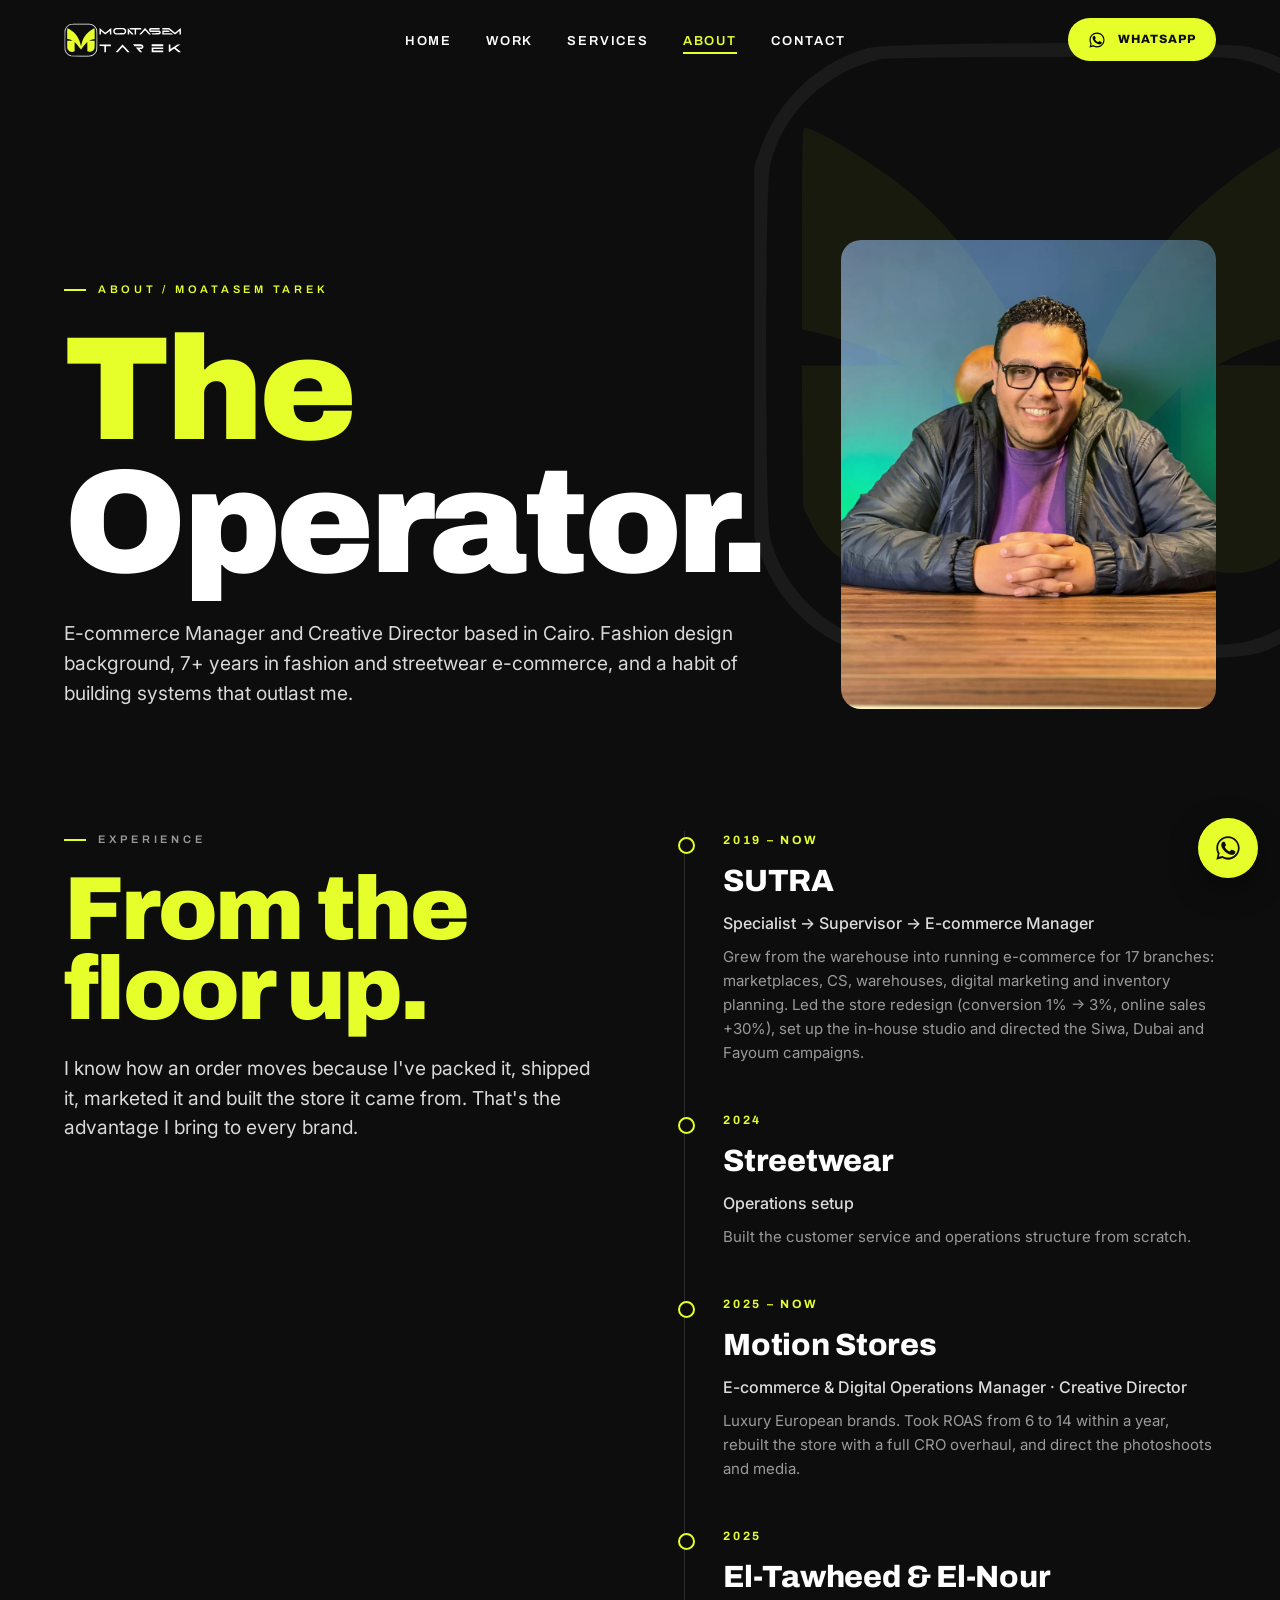
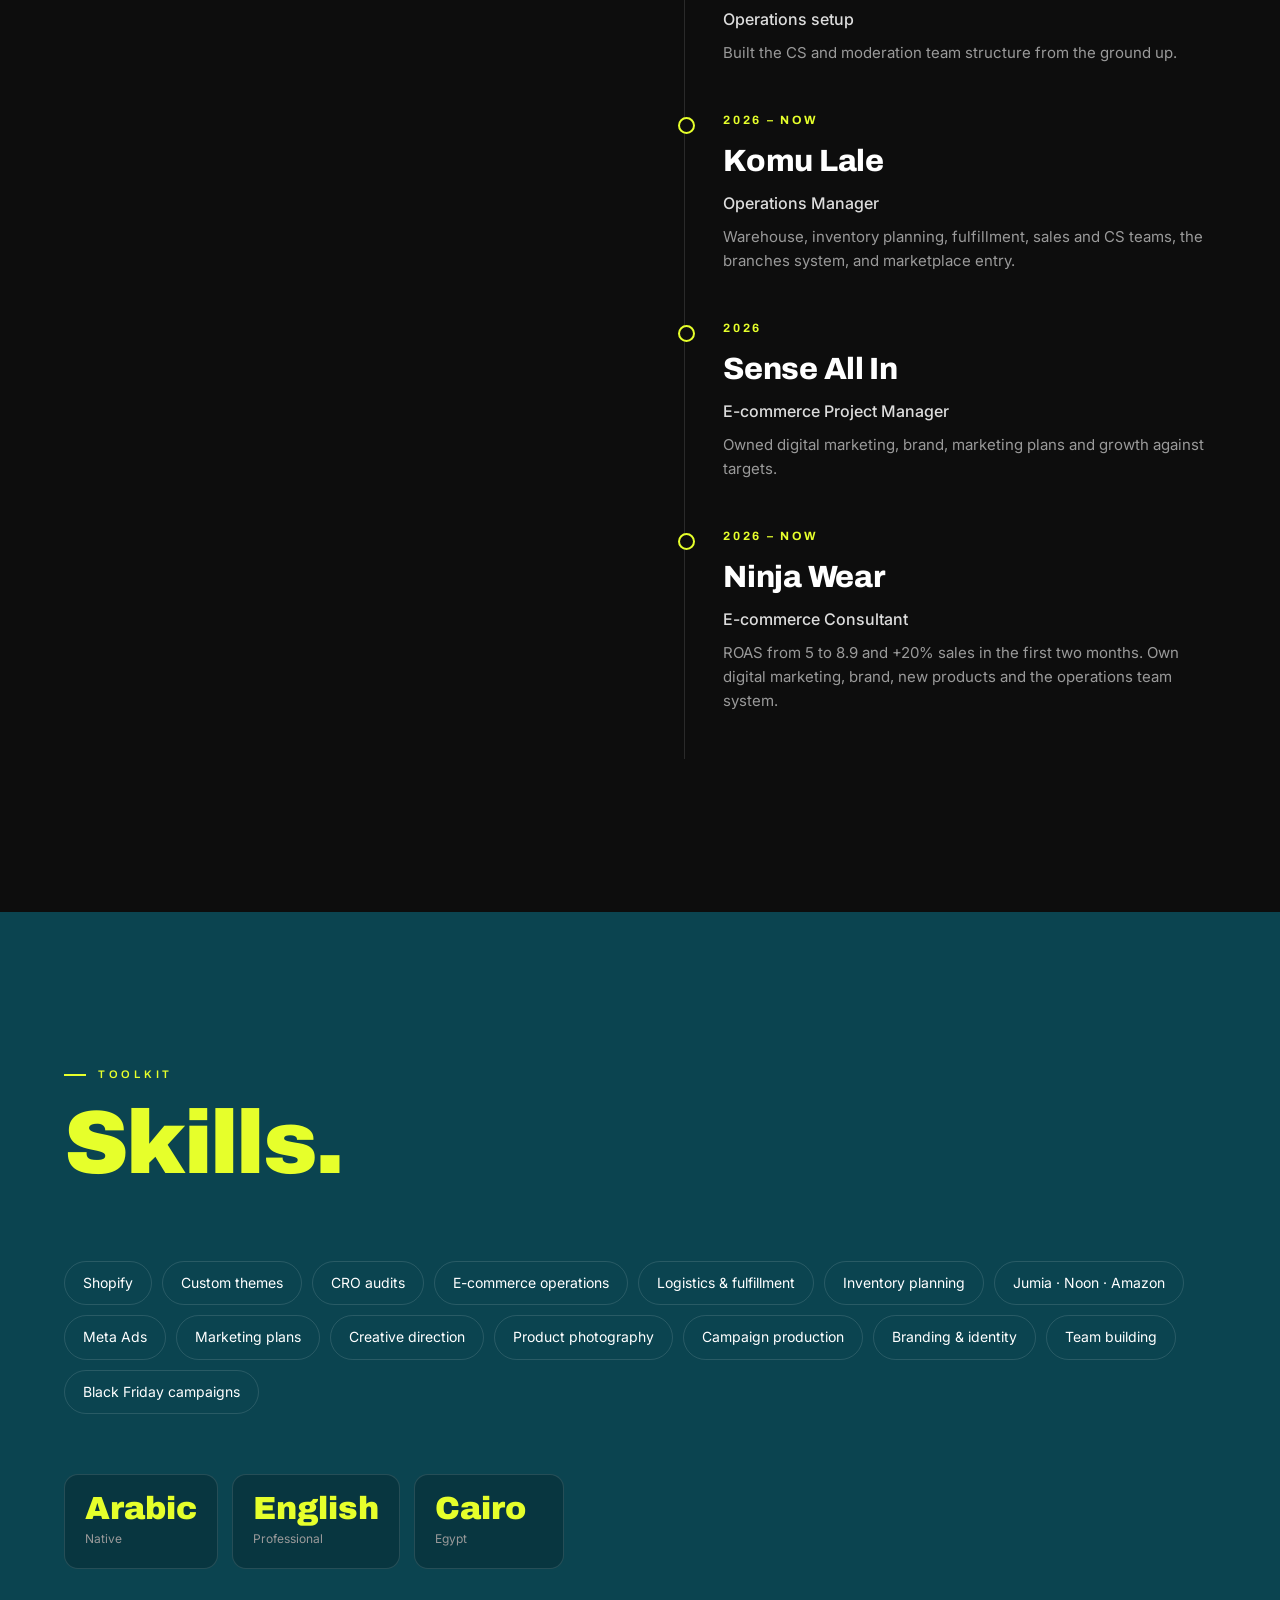
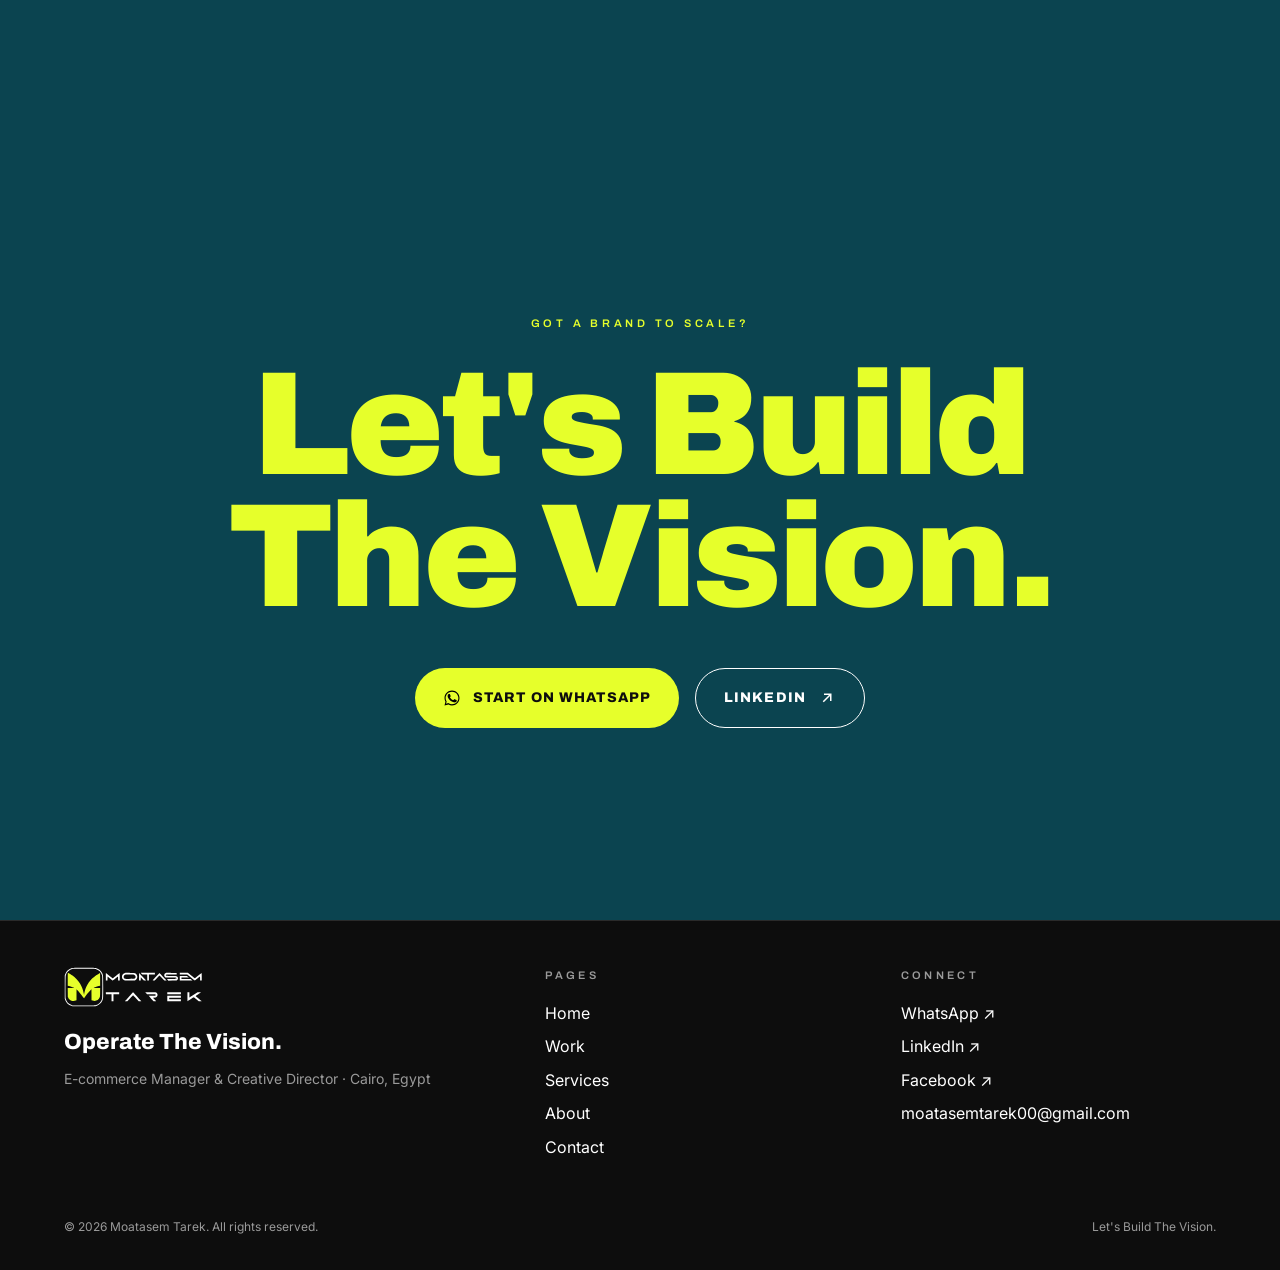
<file: about.html>
<!DOCTYPE html>
<html lang="en">
<head>
<meta charset="utf-8">
<meta name="viewport" content="width=device-width,initial-scale=1">
<title>About — Moatasem Tarek</title>
<meta name="description" content="Moatasem Tarek: from the warehouse floor to running e-commerce for 17 branches. E-commerce Manager & Creative Director in Cairo.">
<link rel="canonical" href="https://moatasemtarek.xyz/about">
<meta property="og:type" content="website">
<meta property="og:title" content="About — Moatasem Tarek">
<meta property="og:description" content="Moatasem Tarek: from the warehouse floor to running e-commerce for 17 branches. E-commerce Manager & Creative Director in Cairo.">
<meta property="og:url" content="https://moatasemtarek.xyz/about">
<meta property="og:site_name" content="Moatasem Tarek">
<meta property="og:image" content="https://moatasemtarek-xyz.pages.dev/img/og.jpg">
<meta property="og:image:secure_url" content="https://moatasemtarek-xyz.pages.dev/img/og.jpg">
<meta property="og:image:type" content="image/jpeg">
<meta property="og:image:width" content="1200">
<meta property="og:image:height" content="630">
<meta property="og:image:alt" content="Moatasem Tarek — Operate The Vision.">
<meta name="twitter:card" content="summary_large_image">
<meta name="twitter:title" content="About — Moatasem Tarek">
<meta name="twitter:description" content="Moatasem Tarek: from the warehouse floor to running e-commerce for 17 branches. E-commerce Manager & Creative Director in Cairo.">
<meta name="twitter:image" content="https://moatasemtarek-xyz.pages.dev/img/og.jpg">
<link rel="apple-touch-icon" href="img/icon-180.png">
<meta name="theme-color" content="#0D0D0D">
<link rel="icon" href="img/mark.svg" type="image/svg+xml">
<link rel="preconnect" href="https://fonts.googleapis.com">
<link rel="preconnect" href="https://fonts.gstatic.com" crossorigin>
<link href="https://fonts.googleapis.com/css2?family=Archivo:wght@600;700;800;900&family=Inter:wght@400;500;600&display=swap" rel="stylesheet">
<link rel="stylesheet" href="assets/style.css?v=fb91fbb9">
<script type="application/ld+json">{"@context":"https://schema.org","@type":"Person","name":"Moatasem Tarek","jobTitle":"E-commerce Manager & Creative Director","url":"https://moatasemtarek.xyz","address":{"@type":"PostalAddress","addressLocality":"Cairo","addressCountry":"EG"},"sameAs":["https://www.linkedin.com/in/moatasemtarek","https://www.facebook.com/Mo3tasemEno"]}</script>
</head>
<body>
<div class="loader" aria-hidden="true"><img src="img/mark.svg" alt=""><span class="bar"></span></div>
<div class="cursor" aria-hidden="true"></div>

<header class="nav">
  <a class="brand" href="index.html" aria-label="Moatasem Tarek — Home"><img src="img/logo.svg" alt="Moatasem Tarek"></a>
  <ul><li><a href="index.html">Home</a></li>
<li><a href="work.html">Work</a></li>
<li><a href="services.html">Services</a></li>
<li><a href="about.html" class="active">About</a></li>
<li><a href="contact.html">Contact</a></li></ul>
  <a class="btn btn-lime" href="https://wa.me/201095053112?text=Hi%20Moatasem%2C%20I%20came%20across%20your%20website%20and%20I%27d%20like%20to%20talk." target="_blank" rel="noopener"><svg viewBox="0 0 24 24" aria-hidden="true"><path d="M17.5 14.4c-.3-.1-1.7-.8-2-.9-.3-.1-.5-.1-.7.1-.2.3-.8.9-.9 1.1-.2.2-.3.2-.6.1-.3-.1-1.2-.5-2.3-1.4-.9-.8-1.4-1.7-1.6-2-.2-.3 0-.5.1-.6l.4-.5c.2-.2.2-.3.3-.5.1-.2 0-.4 0-.5l-.9-2.2c-.2-.6-.5-.5-.7-.5h-.6c-.2 0-.5.1-.8.4-.3.3-1 1-1 2.5s1.1 2.9 1.2 3.1c.1.2 2.1 3.2 5.1 4.5.7.3 1.3.5 1.7.6.7.2 1.4.2 1.9.1.6-.1 1.7-.7 2-1.4.2-.7.2-1.2.2-1.4-.1-.1-.3-.2-.6-.3zM12 2C6.5 2 2 6.5 2 12c0 1.8.5 3.5 1.3 4.9L2 22l5.3-1.4C8.7 21.5 10.3 22 12 22c5.5 0 10-4.5 10-10S17.5 2 12 2zm0 18.2c-1.6 0-3.1-.4-4.4-1.2l-.3-.2-3.2.8.8-3.1-.2-.3C3.9 14.9 3.5 13.5 3.5 12 3.5 7.3 7.3 3.5 12 3.5s8.5 3.8 8.5 8.5-3.8 8.2-8.5 8.2z"/></svg> WhatsApp</a>
  <button class="burger" aria-label="Menu"><span></span><span></span></button>
</header>
<nav class="mobile-menu"><a href="index.html">Home</a>
<a href="work.html">Work</a>
<a href="services.html">Services</a>
<a href="about.html">About</a>
<a href="contact.html">Contact</a><div class="mm-foot">+20 109 505 3112 · Cairo, Egypt</div></nav>

<main>

<section class="phero">
  <img class="watermark" src="img/mark.svg" alt="" aria-hidden="true">
  <div class="wrap split" style="align-items:end">
    <div>
      <div class="eyebrow lime">About / Moatasem Tarek</div>
      <h1 class="h-xl">The<br><span class="h-white">Operator.</span></h1>
      <p class="lead">E-commerce Manager and Creative Director based in Cairo. Fashion design background, 7+ years in fashion and streetwear e-commerce, and a habit of building systems that outlast me.</p>
    </div>
    <div class="ph img-rv"><img src="img/moatasem.webp" alt="Moatasem Tarek"></div>
  </div>
</section>

<section class="sec" style="padding-top:20px">
  <div class="wrap split" style="align-items:start">
    <div style="position:sticky;top:120px">
      <div class="eyebrow rv">Experience</div>
      <h2 class="h-l rv rv-d1" style="margin-top:20px">From the floor up.</h2>
      <p class="lead rv rv-d2" style="margin-top:24px">I know how an order moves because I've packed it, shipped it, marketed it and built the store it came from. That's the advantage I bring to every brand.</p>
    </div>
    <div class="timeline"><div class="tl rv"><div class="yr">2019 – Now</div><h4>SUTRA</h4><div class="role">Specialist → Supervisor → E-commerce Manager</div><p>Grew from the warehouse into running e-commerce for 17 branches: marketplaces, CS, warehouses, digital marketing and inventory planning. Led the store redesign (conversion 1% → 3%, online sales +30%), set up the in-house studio and directed the Siwa, Dubai and Fayoum campaigns.</p></div><div class="tl rv"><div class="yr">2024</div><h4>Streetwear</h4><div class="role">Operations setup</div><p>Built the customer service and operations structure from scratch.</p></div><div class="tl rv"><div class="yr">2025 – Now</div><h4>Motion Stores</h4><div class="role">E-commerce & Digital Operations Manager · Creative Director</div><p>Luxury European brands. Took ROAS from 6 to 14 within a year, rebuilt the store with a full CRO overhaul, and direct the photoshoots and media.</p></div><div class="tl rv"><div class="yr">2025</div><h4>El-Tawheed & El-Nour</h4><div class="role">Operations setup</div><p>Built the CS and moderation team structure from the ground up.</p></div><div class="tl rv"><div class="yr">2026 – Now</div><h4>Komu Lale</h4><div class="role">Operations Manager</div><p>Warehouse, inventory planning, fulfillment, sales and CS teams, the branches system, and marketplace entry.</p></div><div class="tl rv"><div class="yr">2026</div><h4>Sense All In</h4><div class="role">E-commerce Project Manager</div><p>Owned digital marketing, brand, marketing plans and growth against targets.</p></div><div class="tl rv"><div class="yr">2026 – Now</div><h4>Ninja Wear</h4><div class="role">E-commerce Consultant</div><p>ROAS from 5 to 8.9 and +20% sales in the first two months. Own digital marketing, brand, new products and the operations team system.</p></div></div>
  </div>
</section>

<section class="sec teal">
  <div class="wrap">
    <div class="sec-head"><div><div class="eyebrow lime rv">Toolkit</div><h2 class="h-l rv rv-d1" style="margin-top:20px">Skills.</h2></div></div>
    <div class="skills rv"><span>Shopify</span><span>Custom themes</span><span>CRO audits</span><span>E-commerce operations</span><span>Logistics & fulfillment</span><span>Inventory planning</span><span>Jumia · Noon · Amazon</span><span>Meta Ads</span><span>Marketing plans</span><span>Creative direction</span><span>Product photography</span><span>Campaign production</span><span>Branding & identity</span><span>Team building</span><span>Black Friday campaigns</span></div>
    <div class="kpis rv" style="margin-top:60px">
      <div class="kpi"><b>Arabic</b><span>Native</span></div>
      <div class="kpi"><b>English</b><span>Professional</span></div>
      <div class="kpi"><b>Cairo</b><span>Egypt</span></div>
    </div>
  </div>
</section>
<section class="cta teal">
  <div class="wrap">
    <div class="eyebrow lime rv">Got a brand to scale?</div>
    <h2 class="h-xl rv rv-d1">Let's Build<br>The Vision.</h2>
    <div class="cta-btns rv rv-d2">
      <a class="btn btn-lime" href="https://wa.me/201095053112?text=Hi%20Moatasem%2C%20I%20came%20across%20your%20website%20and%20I%27d%20like%20to%20talk." target="_blank" rel="noopener"><svg viewBox="0 0 24 24" aria-hidden="true"><path d="M17.5 14.4c-.3-.1-1.7-.8-2-.9-.3-.1-.5-.1-.7.1-.2.3-.8.9-.9 1.1-.2.2-.3.2-.6.1-.3-.1-1.2-.5-2.3-1.4-.9-.8-1.4-1.7-1.6-2-.2-.3 0-.5.1-.6l.4-.5c.2-.2.2-.3.3-.5.1-.2 0-.4 0-.5l-.9-2.2c-.2-.6-.5-.5-.7-.5h-.6c-.2 0-.5.1-.8.4-.3.3-1 1-1 2.5s1.1 2.9 1.2 3.1c.1.2 2.1 3.2 5.1 4.5.7.3 1.3.5 1.7.6.7.2 1.4.2 1.9.1.6-.1 1.7-.7 2-1.4.2-.7.2-1.2.2-1.4-.1-.1-.3-.2-.6-.3zM12 2C6.5 2 2 6.5 2 12c0 1.8.5 3.5 1.3 4.9L2 22l5.3-1.4C8.7 21.5 10.3 22 12 22c5.5 0 10-4.5 10-10S17.5 2 12 2zm0 18.2c-1.6 0-3.1-.4-4.4-1.2l-.3-.2-3.2.8.8-3.1-.2-.3C3.9 14.9 3.5 13.5 3.5 12 3.5 7.3 7.3 3.5 12 3.5s8.5 3.8 8.5 8.5-3.8 8.2-8.5 8.2z"/></svg> Start on WhatsApp</a>
      <a class="btn btn-ghost" href="https://www.linkedin.com/in/moatasemtarek" target="_blank" rel="noopener">LinkedIn <svg viewBox="0 0 24 24" fill="none" stroke="currentColor" stroke-width="2" width="16" height="16"><path d="M7 17L17 7M8 7h9v9"/></svg></a>
    </div>
  </div>
</section>

</main>

<footer>
  <div class="wrap">
    <div class="foot">
      <div>
        <img src="img/logo.svg" alt="Moatasem Tarek" style="height:40px;width:auto">
        <div class="tagline">Operate The Vision.</div>
        <p class="muted" style="margin-top:8px;font-size:14px">E-commerce Manager &amp; Creative Director · Cairo, Egypt</p>
      </div>
      <div><h5>Pages</h5><ul><li><a href="index.html">Home</a></li><li><a href="work.html">Work</a></li><li><a href="services.html">Services</a></li><li><a href="about.html">About</a></li><li><a href="contact.html">Contact</a></li></ul></div>
      <div><h5>Connect</h5><ul>
        <li><a href="https://wa.me/201095053112?text=Hi%20Moatasem%2C%20I%20came%20across%20your%20website%20and%20I%27d%20like%20to%20talk." target="_blank" rel="noopener">WhatsApp ↗</a></li>
        <li><a href="https://www.linkedin.com/in/moatasemtarek" target="_blank" rel="noopener">LinkedIn ↗</a></li>
        <li><a href="https://www.facebook.com/Mo3tasemEno" target="_blank" rel="noopener">Facebook ↗</a></li>
        <li><a href="mailto:moatasemtarek00@gmail.com">moatasemtarek00@gmail.com</a></li>
      </ul></div>
    </div>
    <div class="foot-bottom"><span>© <span data-year></span> Moatasem Tarek. All rights reserved.</span><span>Let's Build The Vision.</span></div>
  </div>
</footer>

<a class="wa" href="https://wa.me/201095053112?text=Hi%20Moatasem%2C%20I%20came%20across%20your%20website%20and%20I%27d%20like%20to%20talk." target="_blank" rel="noopener" aria-label="Chat on WhatsApp"><svg viewBox="0 0 24 24" aria-hidden="true"><path d="M17.5 14.4c-.3-.1-1.7-.8-2-.9-.3-.1-.5-.1-.7.1-.2.3-.8.9-.9 1.1-.2.2-.3.2-.6.1-.3-.1-1.2-.5-2.3-1.4-.9-.8-1.4-1.7-1.6-2-.2-.3 0-.5.1-.6l.4-.5c.2-.2.2-.3.3-.5.1-.2 0-.4 0-.5l-.9-2.2c-.2-.6-.5-.5-.7-.5h-.6c-.2 0-.5.1-.8.4-.3.3-1 1-1 2.5s1.1 2.9 1.2 3.1c.1.2 2.1 3.2 5.1 4.5.7.3 1.3.5 1.7.6.7.2 1.4.2 1.9.1.6-.1 1.7-.7 2-1.4.2-.7.2-1.2.2-1.4-.1-.1-.3-.2-.6-.3zM12 2C6.5 2 2 6.5 2 12c0 1.8.5 3.5 1.3 4.9L2 22l5.3-1.4C8.7 21.5 10.3 22 12 22c5.5 0 10-4.5 10-10S17.5 2 12 2zm0 18.2c-1.6 0-3.1-.4-4.4-1.2l-.3-.2-3.2.8.8-3.1-.2-.3C3.9 14.9 3.5 13.5 3.5 12 3.5 7.3 7.3 3.5 12 3.5s8.5 3.8 8.5 8.5-3.8 8.2-8.5 8.2z"/></svg></a>
<script src="assets/main.js?v=54a6c661" defer></script>
</body>
</html>
</file>
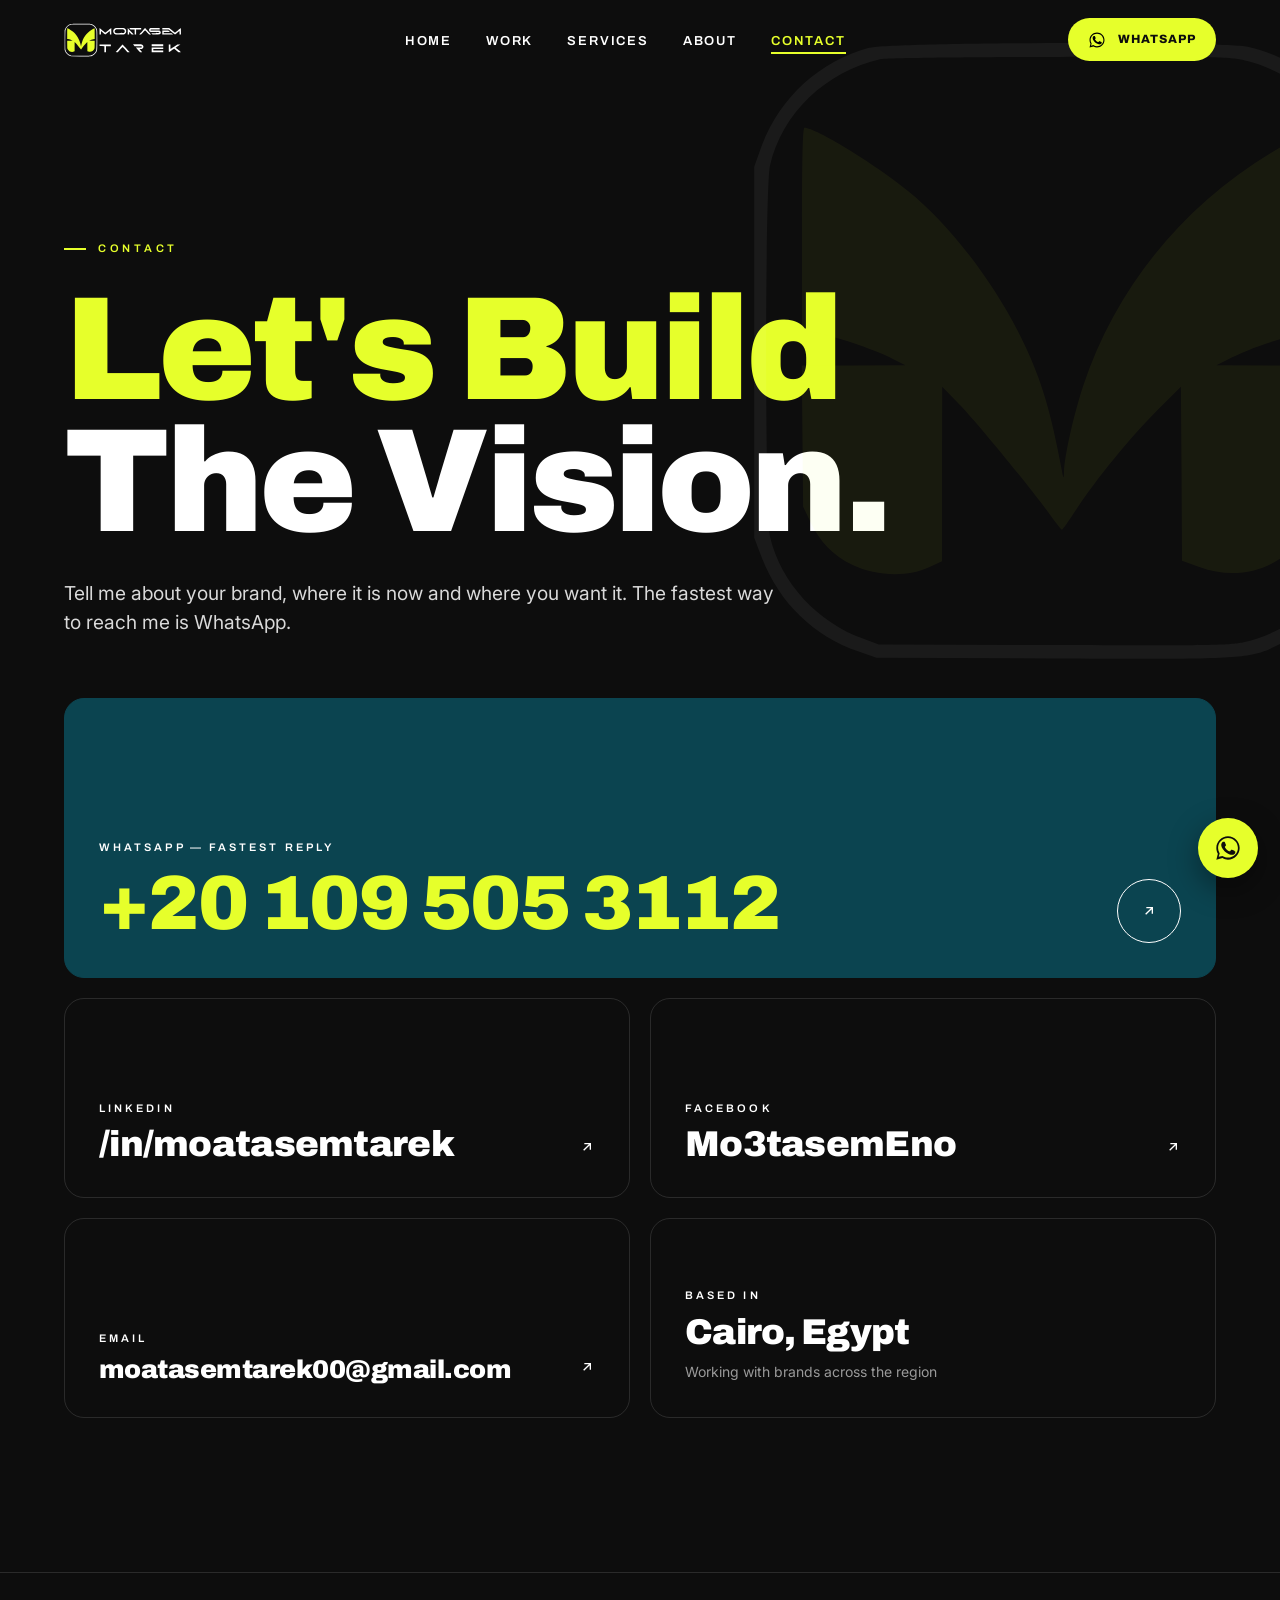
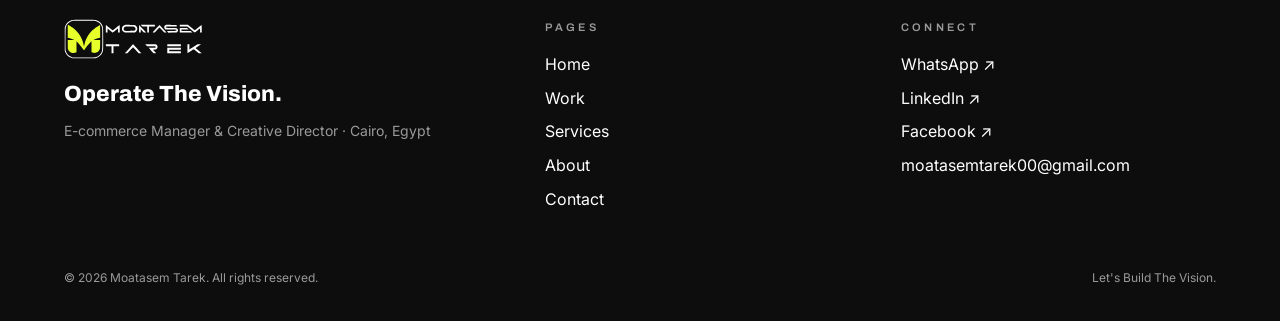
<file: contact.html>
<!DOCTYPE html>
<html lang="en">
<head>
<meta charset="utf-8">
<meta name="viewport" content="width=device-width,initial-scale=1">
<title>Contact — Moatasem Tarek</title>
<meta name="description" content="Talk to Moatasem Tarek on WhatsApp: +20 109 505 3112. E-commerce Manager & Creative Director, Cairo.">
<link rel="canonical" href="https://moatasemtarek.xyz/contact">
<meta property="og:type" content="website">
<meta property="og:title" content="Contact — Moatasem Tarek">
<meta property="og:description" content="Talk to Moatasem Tarek on WhatsApp: +20 109 505 3112. E-commerce Manager & Creative Director, Cairo.">
<meta property="og:url" content="https://moatasemtarek.xyz/contact">
<meta property="og:site_name" content="Moatasem Tarek">
<meta property="og:image" content="https://moatasemtarek-xyz.pages.dev/img/og.jpg">
<meta property="og:image:secure_url" content="https://moatasemtarek-xyz.pages.dev/img/og.jpg">
<meta property="og:image:type" content="image/jpeg">
<meta property="og:image:width" content="1200">
<meta property="og:image:height" content="630">
<meta property="og:image:alt" content="Moatasem Tarek — Operate The Vision.">
<meta name="twitter:card" content="summary_large_image">
<meta name="twitter:title" content="Contact — Moatasem Tarek">
<meta name="twitter:description" content="Talk to Moatasem Tarek on WhatsApp: +20 109 505 3112. E-commerce Manager & Creative Director, Cairo.">
<meta name="twitter:image" content="https://moatasemtarek-xyz.pages.dev/img/og.jpg">
<link rel="apple-touch-icon" href="img/icon-180.png">
<meta name="theme-color" content="#0D0D0D">
<link rel="icon" href="img/mark.svg" type="image/svg+xml">
<link rel="preconnect" href="https://fonts.googleapis.com">
<link rel="preconnect" href="https://fonts.gstatic.com" crossorigin>
<link href="https://fonts.googleapis.com/css2?family=Archivo:wght@600;700;800;900&family=Inter:wght@400;500;600&display=swap" rel="stylesheet">
<link rel="stylesheet" href="assets/style.css?v=fb91fbb9">
<script type="application/ld+json">{"@context":"https://schema.org","@type":"Person","name":"Moatasem Tarek","jobTitle":"E-commerce Manager & Creative Director","url":"https://moatasemtarek.xyz","address":{"@type":"PostalAddress","addressLocality":"Cairo","addressCountry":"EG"},"sameAs":["https://www.linkedin.com/in/moatasemtarek","https://www.facebook.com/Mo3tasemEno"]}</script>
</head>
<body>
<div class="loader" aria-hidden="true"><img src="img/mark.svg" alt=""><span class="bar"></span></div>
<div class="cursor" aria-hidden="true"></div>

<header class="nav">
  <a class="brand" href="index.html" aria-label="Moatasem Tarek — Home"><img src="img/logo.svg" alt="Moatasem Tarek"></a>
  <ul><li><a href="index.html">Home</a></li>
<li><a href="work.html">Work</a></li>
<li><a href="services.html">Services</a></li>
<li><a href="about.html">About</a></li>
<li><a href="contact.html" class="active">Contact</a></li></ul>
  <a class="btn btn-lime" href="https://wa.me/201095053112?text=Hi%20Moatasem%2C%20I%20came%20across%20your%20website%20and%20I%27d%20like%20to%20talk." target="_blank" rel="noopener"><svg viewBox="0 0 24 24" aria-hidden="true"><path d="M17.5 14.4c-.3-.1-1.7-.8-2-.9-.3-.1-.5-.1-.7.1-.2.3-.8.9-.9 1.1-.2.2-.3.2-.6.1-.3-.1-1.2-.5-2.3-1.4-.9-.8-1.4-1.7-1.6-2-.2-.3 0-.5.1-.6l.4-.5c.2-.2.2-.3.3-.5.1-.2 0-.4 0-.5l-.9-2.2c-.2-.6-.5-.5-.7-.5h-.6c-.2 0-.5.1-.8.4-.3.3-1 1-1 2.5s1.1 2.9 1.2 3.1c.1.2 2.1 3.2 5.1 4.5.7.3 1.3.5 1.7.6.7.2 1.4.2 1.9.1.6-.1 1.7-.7 2-1.4.2-.7.2-1.2.2-1.4-.1-.1-.3-.2-.6-.3zM12 2C6.5 2 2 6.5 2 12c0 1.8.5 3.5 1.3 4.9L2 22l5.3-1.4C8.7 21.5 10.3 22 12 22c5.5 0 10-4.5 10-10S17.5 2 12 2zm0 18.2c-1.6 0-3.1-.4-4.4-1.2l-.3-.2-3.2.8.8-3.1-.2-.3C3.9 14.9 3.5 13.5 3.5 12 3.5 7.3 7.3 3.5 12 3.5s8.5 3.8 8.5 8.5-3.8 8.2-8.5 8.2z"/></svg> WhatsApp</a>
  <button class="burger" aria-label="Menu"><span></span><span></span></button>
</header>
<nav class="mobile-menu"><a href="index.html">Home</a>
<a href="work.html">Work</a>
<a href="services.html">Services</a>
<a href="about.html">About</a>
<a href="contact.html">Contact</a><div class="mm-foot">+20 109 505 3112 · Cairo, Egypt</div></nav>

<main>

<section class="phero" style="padding-bottom:clamp(90px,12vw,160px)">
  <img class="watermark" src="img/mark.svg" alt="" aria-hidden="true">
  <div class="wrap">
    <div class="eyebrow lime">Contact</div>
    <h1 class="h-xl">Let's Build<br><span class="h-white">The Vision.</span></h1>
    <p class="lead">Tell me about your brand, where it is now and where you want it. The fastest way to reach me is WhatsApp.</p>
    <div class="contact-grid">
      <a class="ch main rv" href="https://wa.me/201095053112?text=Hi%20Moatasem%2C%20I%20came%20across%20your%20website%20and%20I%27d%20like%20to%20talk." target="_blank" rel="noopener">
        <div><div class="lab">WhatsApp — fastest reply</div><div class="val">+20 109 505 3112</div></div>
        <span class="arr" style="width:64px;height:64px;border-radius:50%;border:1px solid currentColor;display:grid;place-items:center"><svg viewBox="0 0 24 24" fill="none" stroke="currentColor" stroke-width="2" width="16" height="16"><path d="M7 17L17 7M8 7h9v9"/></svg></span>
      </a>
      <a class="ch rv" href="https://www.linkedin.com/in/moatasemtarek" target="_blank" rel="noopener"><div><div class="lab">LinkedIn</div><div class="val">/in/moatasemtarek</div></div><span><svg viewBox="0 0 24 24" fill="none" stroke="currentColor" stroke-width="2" width="16" height="16"><path d="M7 17L17 7M8 7h9v9"/></svg></span></a>
      <a class="ch rv rv-d1" href="https://www.facebook.com/Mo3tasemEno" target="_blank" rel="noopener"><div><div class="lab">Facebook</div><div class="val">Mo3tasemEno</div></div><span><svg viewBox="0 0 24 24" fill="none" stroke="currentColor" stroke-width="2" width="16" height="16"><path d="M7 17L17 7M8 7h9v9"/></svg></span></a>
      <a class="ch rv" href="mailto:moatasemtarek00@gmail.com"><div><div class="lab">Email</div><div class="val" style="font-size:clamp(18px,2vw,28px)">moatasemtarek00@gmail.com</div></div><span><svg viewBox="0 0 24 24" fill="none" stroke="currentColor" stroke-width="2" width="16" height="16"><path d="M7 17L17 7M8 7h9v9"/></svg></span></a>
      <div class="ch rv rv-d1" style="cursor:default"><div><div class="lab">Based in</div><div class="val">Cairo, Egypt</div><div class="muted" style="margin-top:10px;font-size:14px">Working with brands across the region</div></div></div>
    </div>
  </div>
</section>

</main>

<footer>
  <div class="wrap">
    <div class="foot">
      <div>
        <img src="img/logo.svg" alt="Moatasem Tarek" style="height:40px;width:auto">
        <div class="tagline">Operate The Vision.</div>
        <p class="muted" style="margin-top:8px;font-size:14px">E-commerce Manager &amp; Creative Director · Cairo, Egypt</p>
      </div>
      <div><h5>Pages</h5><ul><li><a href="index.html">Home</a></li><li><a href="work.html">Work</a></li><li><a href="services.html">Services</a></li><li><a href="about.html">About</a></li><li><a href="contact.html">Contact</a></li></ul></div>
      <div><h5>Connect</h5><ul>
        <li><a href="https://wa.me/201095053112?text=Hi%20Moatasem%2C%20I%20came%20across%20your%20website%20and%20I%27d%20like%20to%20talk." target="_blank" rel="noopener">WhatsApp ↗</a></li>
        <li><a href="https://www.linkedin.com/in/moatasemtarek" target="_blank" rel="noopener">LinkedIn ↗</a></li>
        <li><a href="https://www.facebook.com/Mo3tasemEno" target="_blank" rel="noopener">Facebook ↗</a></li>
        <li><a href="mailto:moatasemtarek00@gmail.com">moatasemtarek00@gmail.com</a></li>
      </ul></div>
    </div>
    <div class="foot-bottom"><span>© <span data-year></span> Moatasem Tarek. All rights reserved.</span><span>Let's Build The Vision.</span></div>
  </div>
</footer>

<a class="wa" href="https://wa.me/201095053112?text=Hi%20Moatasem%2C%20I%20came%20across%20your%20website%20and%20I%27d%20like%20to%20talk." target="_blank" rel="noopener" aria-label="Chat on WhatsApp"><svg viewBox="0 0 24 24" aria-hidden="true"><path d="M17.5 14.4c-.3-.1-1.7-.8-2-.9-.3-.1-.5-.1-.7.1-.2.3-.8.9-.9 1.1-.2.2-.3.2-.6.1-.3-.1-1.2-.5-2.3-1.4-.9-.8-1.4-1.7-1.6-2-.2-.3 0-.5.1-.6l.4-.5c.2-.2.2-.3.3-.5.1-.2 0-.4 0-.5l-.9-2.2c-.2-.6-.5-.5-.7-.5h-.6c-.2 0-.5.1-.8.4-.3.3-1 1-1 2.5s1.1 2.9 1.2 3.1c.1.2 2.1 3.2 5.1 4.5.7.3 1.3.5 1.7.6.7.2 1.4.2 1.9.1.6-.1 1.7-.7 2-1.4.2-.7.2-1.2.2-1.4-.1-.1-.3-.2-.6-.3zM12 2C6.5 2 2 6.5 2 12c0 1.8.5 3.5 1.3 4.9L2 22l5.3-1.4C8.7 21.5 10.3 22 12 22c5.5 0 10-4.5 10-10S17.5 2 12 2zm0 18.2c-1.6 0-3.1-.4-4.4-1.2l-.3-.2-3.2.8.8-3.1-.2-.3C3.9 14.9 3.5 13.5 3.5 12 3.5 7.3 7.3 3.5 12 3.5s8.5 3.8 8.5 8.5-3.8 8.2-8.5 8.2z"/></svg></a>
<script src="assets/main.js?v=54a6c661" defer></script>
</body>
</html>
</file>
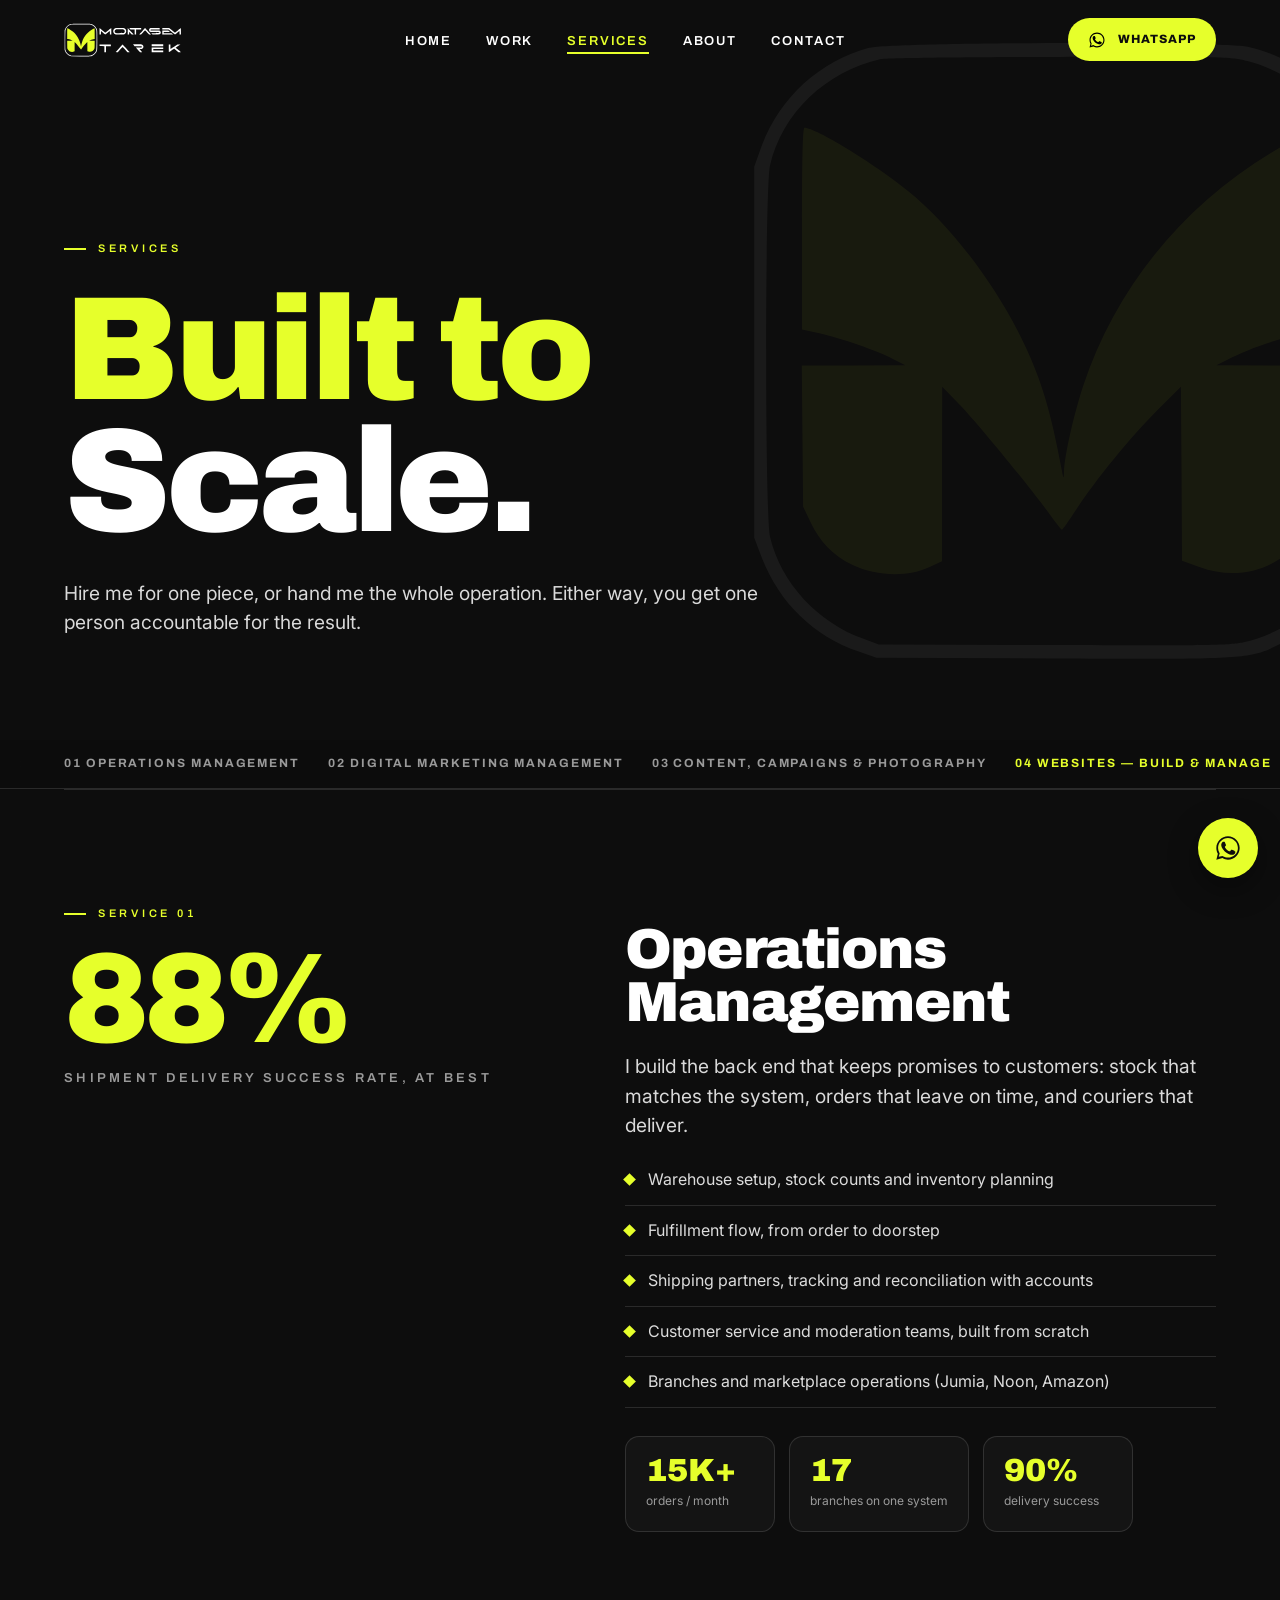
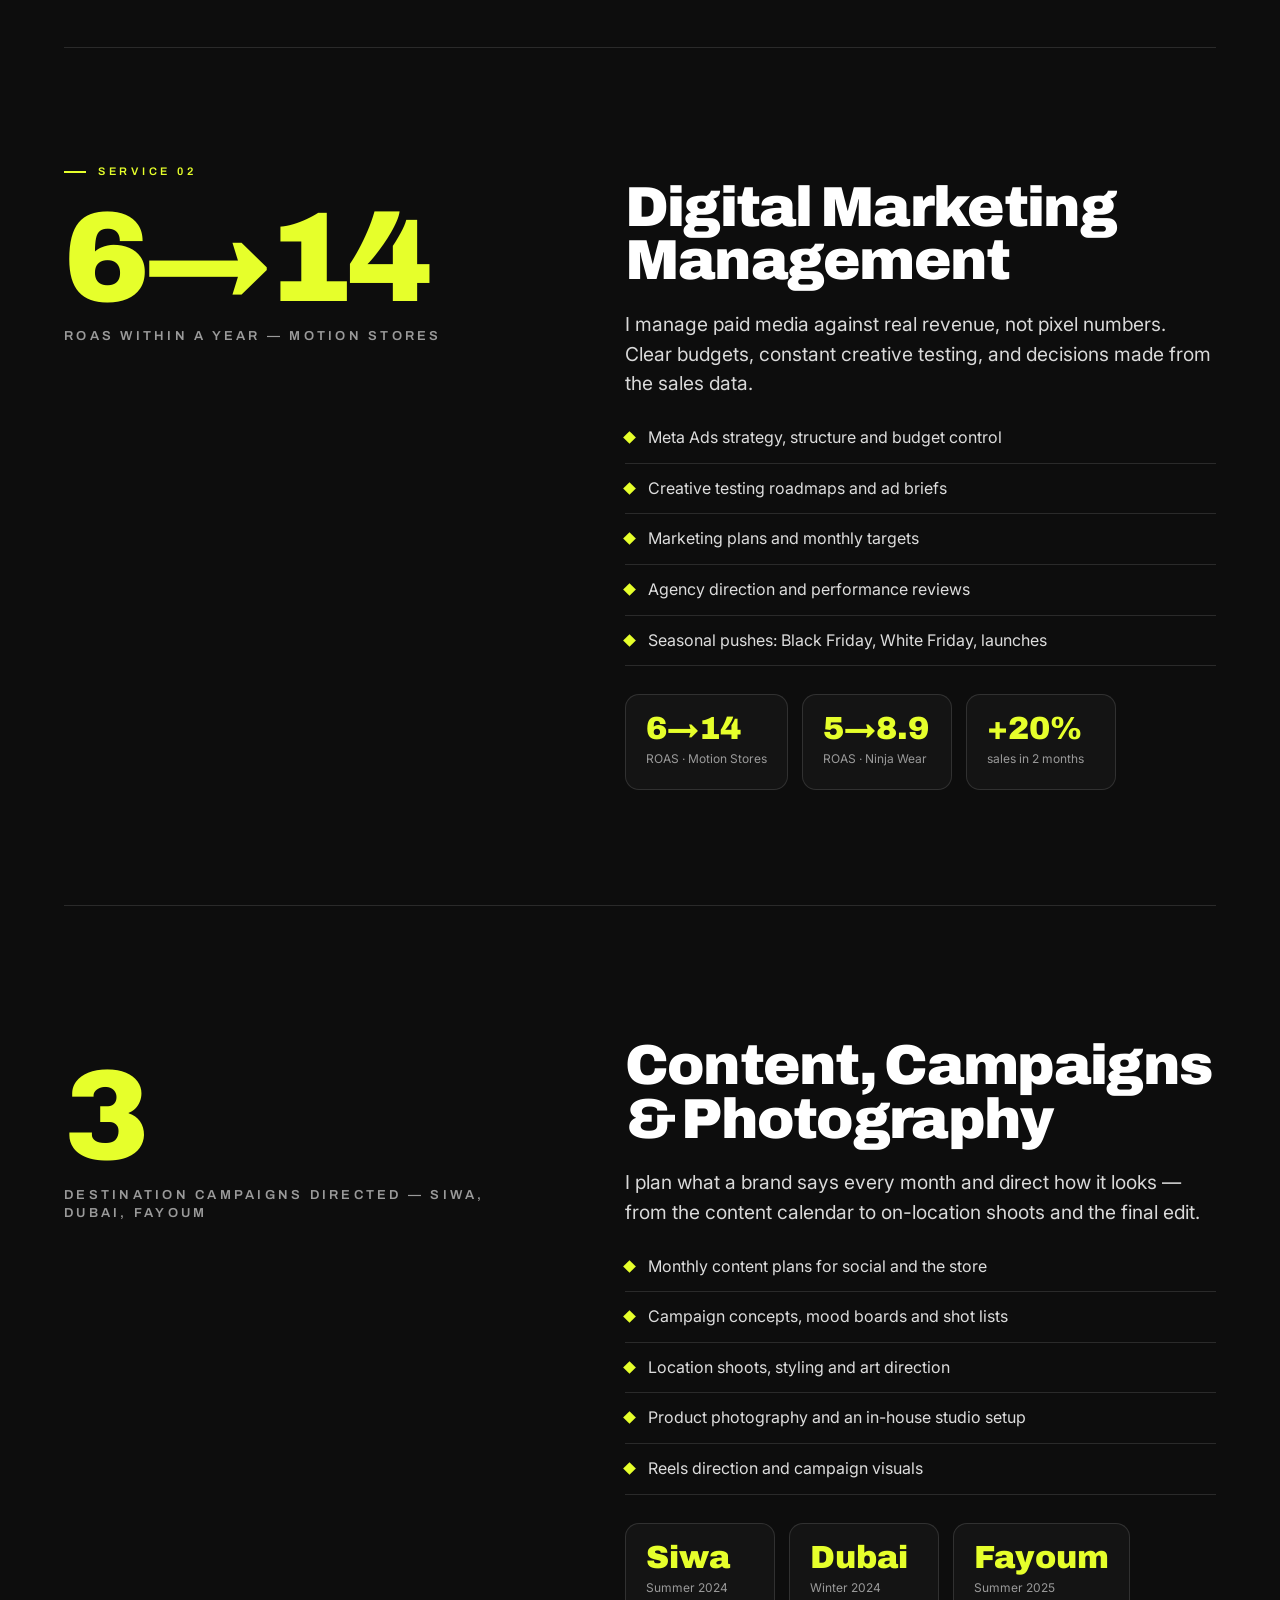
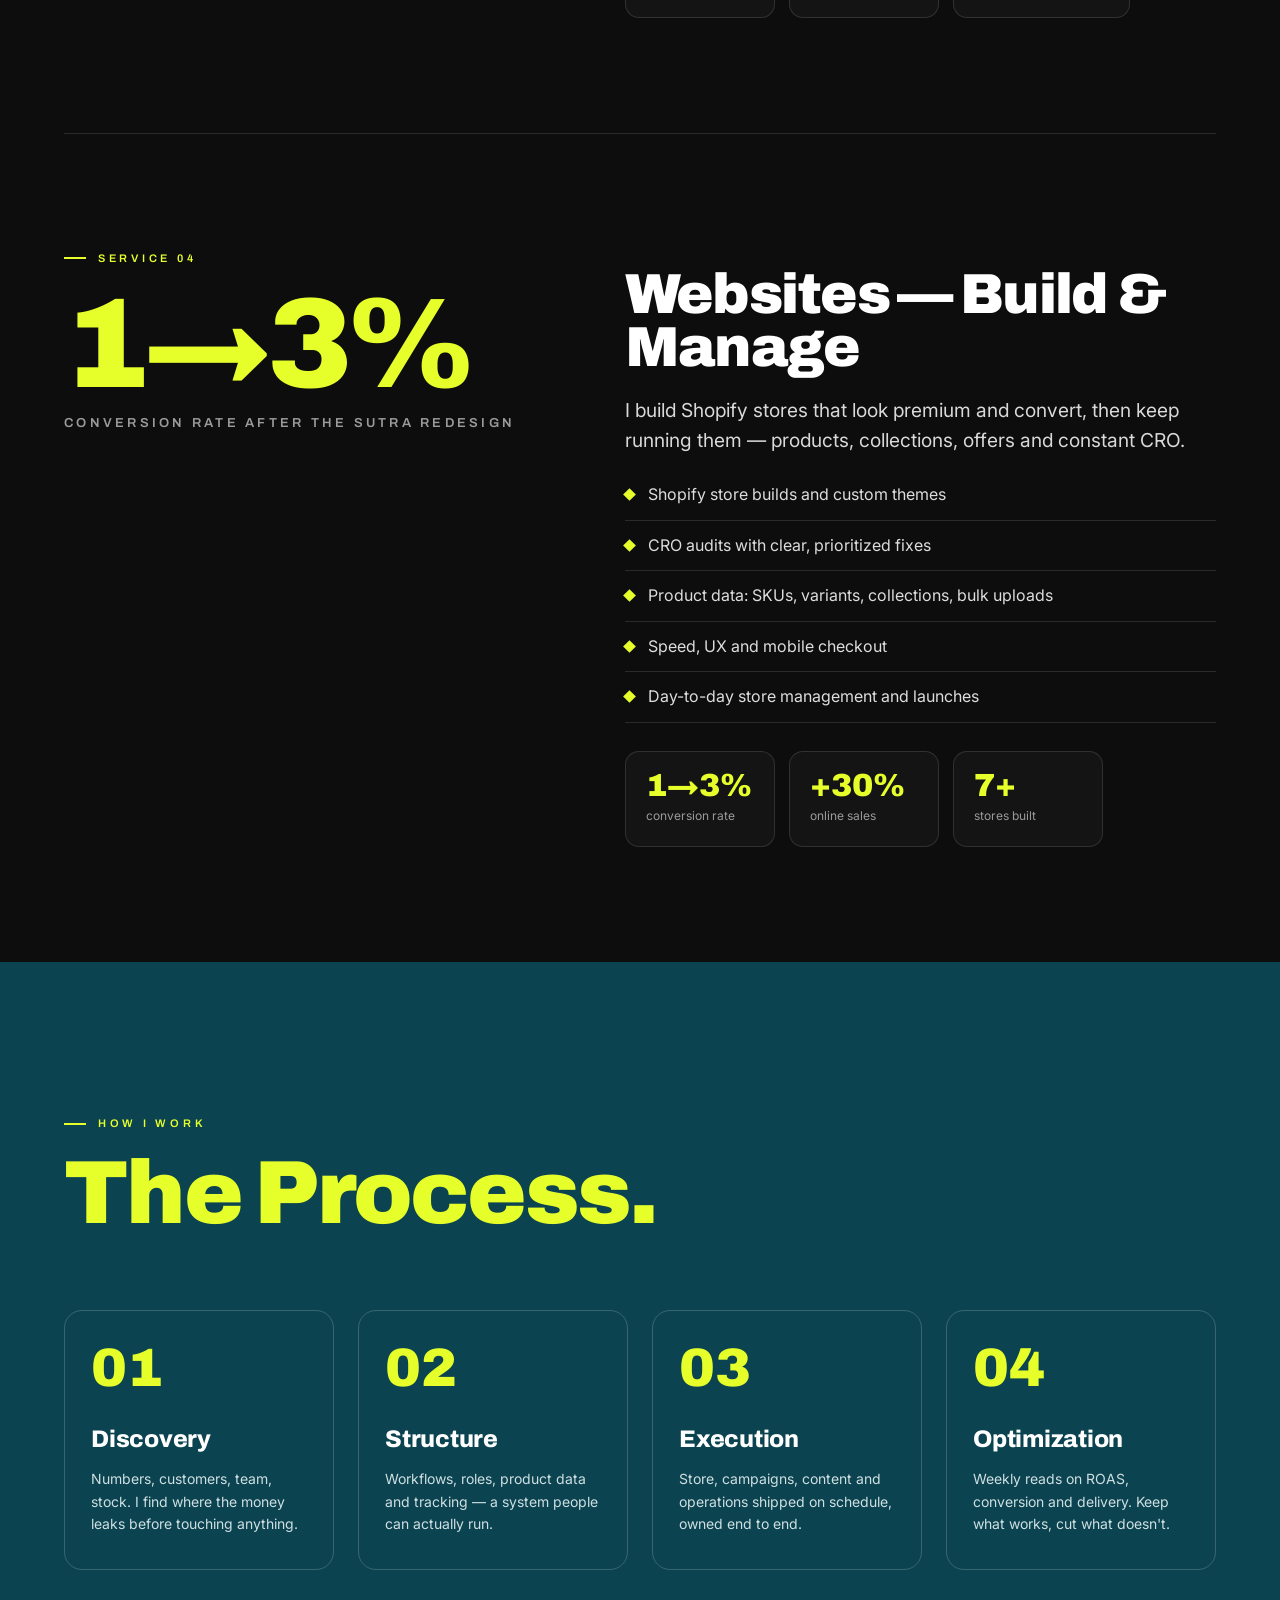
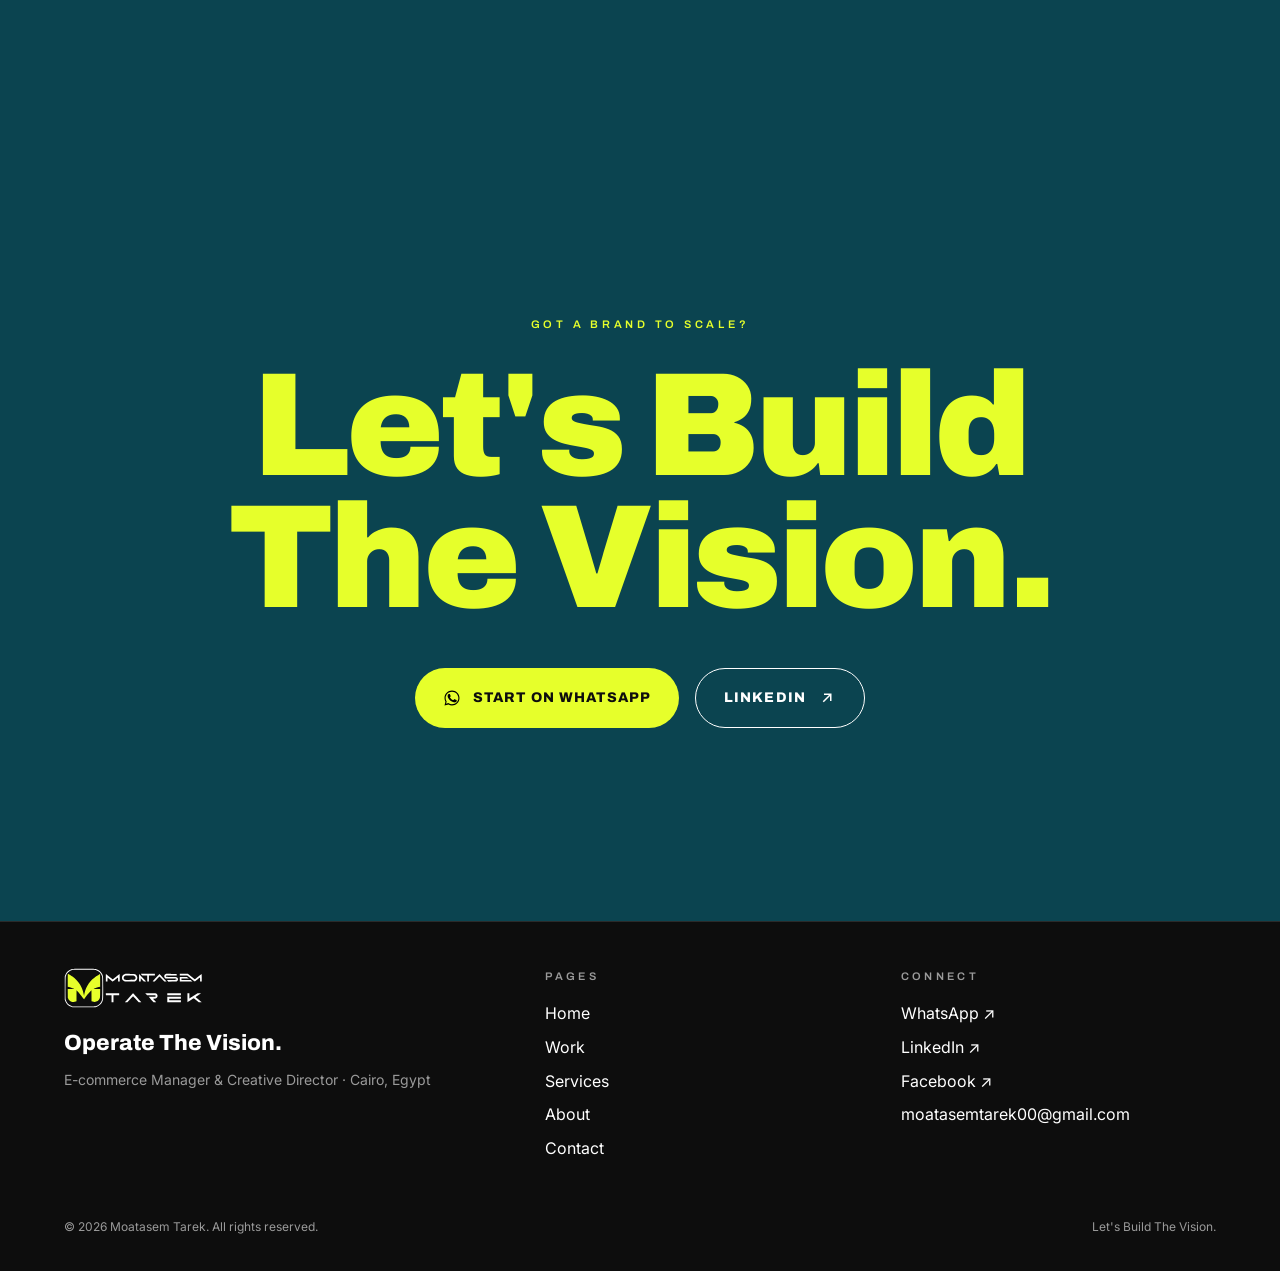
<file: services.html>
<!DOCTYPE html>
<html lang="en">
<head>
<meta charset="utf-8">
<meta name="viewport" content="width=device-width,initial-scale=1">
<title>Services — Moatasem Tarek</title>
<meta name="description" content="Operations management, digital marketing, campaigns & photography, and Shopify website builds for fashion and lifestyle brands.">
<link rel="canonical" href="https://moatasemtarek.xyz/services">
<meta property="og:type" content="website">
<meta property="og:title" content="Services — Moatasem Tarek">
<meta property="og:description" content="Operations management, digital marketing, campaigns & photography, and Shopify website builds for fashion and lifestyle brands.">
<meta property="og:url" content="https://moatasemtarek.xyz/services">
<meta property="og:site_name" content="Moatasem Tarek">
<meta property="og:image" content="https://moatasemtarek-xyz.pages.dev/img/og.jpg">
<meta property="og:image:secure_url" content="https://moatasemtarek-xyz.pages.dev/img/og.jpg">
<meta property="og:image:type" content="image/jpeg">
<meta property="og:image:width" content="1200">
<meta property="og:image:height" content="630">
<meta property="og:image:alt" content="Moatasem Tarek — Operate The Vision.">
<meta name="twitter:card" content="summary_large_image">
<meta name="twitter:title" content="Services — Moatasem Tarek">
<meta name="twitter:description" content="Operations management, digital marketing, campaigns & photography, and Shopify website builds for fashion and lifestyle brands.">
<meta name="twitter:image" content="https://moatasemtarek-xyz.pages.dev/img/og.jpg">
<link rel="apple-touch-icon" href="img/icon-180.png">
<meta name="theme-color" content="#0D0D0D">
<link rel="icon" href="img/mark.svg" type="image/svg+xml">
<link rel="preconnect" href="https://fonts.googleapis.com">
<link rel="preconnect" href="https://fonts.gstatic.com" crossorigin>
<link href="https://fonts.googleapis.com/css2?family=Archivo:wght@600;700;800;900&family=Inter:wght@400;500;600&display=swap" rel="stylesheet">
<link rel="stylesheet" href="assets/style.css?v=fb91fbb9">
<script type="application/ld+json">{"@context":"https://schema.org","@type":"Person","name":"Moatasem Tarek","jobTitle":"E-commerce Manager & Creative Director","url":"https://moatasemtarek.xyz","address":{"@type":"PostalAddress","addressLocality":"Cairo","addressCountry":"EG"},"sameAs":["https://www.linkedin.com/in/moatasemtarek","https://www.facebook.com/Mo3tasemEno"]}</script>
</head>
<body>
<div class="loader" aria-hidden="true"><img src="img/mark.svg" alt=""><span class="bar"></span></div>
<div class="cursor" aria-hidden="true"></div>

<header class="nav">
  <a class="brand" href="index.html" aria-label="Moatasem Tarek — Home"><img src="img/logo.svg" alt="Moatasem Tarek"></a>
  <ul><li><a href="index.html">Home</a></li>
<li><a href="work.html">Work</a></li>
<li><a href="services.html" class="active">Services</a></li>
<li><a href="about.html">About</a></li>
<li><a href="contact.html">Contact</a></li></ul>
  <a class="btn btn-lime" href="https://wa.me/201095053112?text=Hi%20Moatasem%2C%20I%20came%20across%20your%20website%20and%20I%27d%20like%20to%20talk." target="_blank" rel="noopener"><svg viewBox="0 0 24 24" aria-hidden="true"><path d="M17.5 14.4c-.3-.1-1.7-.8-2-.9-.3-.1-.5-.1-.7.1-.2.3-.8.9-.9 1.1-.2.2-.3.2-.6.1-.3-.1-1.2-.5-2.3-1.4-.9-.8-1.4-1.7-1.6-2-.2-.3 0-.5.1-.6l.4-.5c.2-.2.2-.3.3-.5.1-.2 0-.4 0-.5l-.9-2.2c-.2-.6-.5-.5-.7-.5h-.6c-.2 0-.5.1-.8.4-.3.3-1 1-1 2.5s1.1 2.9 1.2 3.1c.1.2 2.1 3.2 5.1 4.5.7.3 1.3.5 1.7.6.7.2 1.4.2 1.9.1.6-.1 1.7-.7 2-1.4.2-.7.2-1.2.2-1.4-.1-.1-.3-.2-.6-.3zM12 2C6.5 2 2 6.5 2 12c0 1.8.5 3.5 1.3 4.9L2 22l5.3-1.4C8.7 21.5 10.3 22 12 22c5.5 0 10-4.5 10-10S17.5 2 12 2zm0 18.2c-1.6 0-3.1-.4-4.4-1.2l-.3-.2-3.2.8.8-3.1-.2-.3C3.9 14.9 3.5 13.5 3.5 12 3.5 7.3 7.3 3.5 12 3.5s8.5 3.8 8.5 8.5-3.8 8.2-8.5 8.2z"/></svg> WhatsApp</a>
  <button class="burger" aria-label="Menu"><span></span><span></span></button>
</header>
<nav class="mobile-menu"><a href="index.html">Home</a>
<a href="work.html">Work</a>
<a href="services.html">Services</a>
<a href="about.html">About</a>
<a href="contact.html">Contact</a><div class="mm-foot">+20 109 505 3112 · Cairo, Egypt</div></nav>

<main>

<section class="phero">
  <img class="watermark" src="img/mark.svg" alt="" aria-hidden="true">
  <div class="wrap">
    <div class="eyebrow lime">Services</div>
    <h1 class="h-xl">Built to<br><span class="h-white">Scale.</span></h1>
    <p class="lead">Hire me for one piece, or hand me the whole operation. Either way, you get one person accountable for the result.</p>
  </div>
</section>
<div class="svc-nav"><div class="wrap"><a href="#ops">01 Operations Management</a><a href="#marketing">02 Digital Marketing Management</a><a href="#content">03 Content, Campaigns & Photography</a><a href="#web">04 Websites — Build & Manage</a></div></div>
<section class="wrap"><div class="svc-block" id="ops" style="scroll-margin-top:130px">
  <div>
    <div class="eyebrow lime rv">Service 01</div>
    <div class="big rv rv-d1" style="margin-top:24px"><span data-to="90">90</span>%<small>Shipment delivery success rate, at best</small></div>
  </div>
  <div>
    <h2 class="h-m h-white rv">Operations Management</h2>
    <p class="lead rv rv-d1">I build the back end that keeps promises to customers: stock that matches the system, orders that leave on time, and couriers that deliver.</p>
    <ul class="checks rv rv-d2"><li>Warehouse setup, stock counts and inventory planning</li><li>Fulfillment flow, from order to doorstep</li><li>Shipping partners, tracking and reconciliation with accounts</li><li>Customer service and moderation teams, built from scratch</li><li>Branches and marketplace operations (Jumia, Noon, Amazon)</li></ul>
    <div class="kpis rv rv-d3"><div class="kpi"><b>15K+</b><span>orders / month</span></div><div class="kpi"><b>17</b><span>branches on one system</span></div><div class="kpi"><b>90%</b><span>delivery success</span></div></div>
  </div>
</div><div class="svc-block" id="marketing" style="scroll-margin-top:130px">
  <div>
    <div class="eyebrow lime rv">Service 02</div>
    <div class="big rv rv-d1" style="margin-top:24px">6→14<small>ROAS within a year — Motion Stores</small></div>
  </div>
  <div>
    <h2 class="h-m h-white rv">Digital Marketing Management</h2>
    <p class="lead rv rv-d1">I manage paid media against real revenue, not pixel numbers. Clear budgets, constant creative testing, and decisions made from the sales data.</p>
    <ul class="checks rv rv-d2"><li>Meta Ads strategy, structure and budget control</li><li>Creative testing roadmaps and ad briefs</li><li>Marketing plans and monthly targets</li><li>Agency direction and performance reviews</li><li>Seasonal pushes: Black Friday, White Friday, launches</li></ul>
    <div class="kpis rv rv-d3"><div class="kpi"><b>6→14</b><span>ROAS · Motion Stores</span></div><div class="kpi"><b>5→8.9</b><span>ROAS · Ninja Wear</span></div><div class="kpi"><b>+20%</b><span>sales in 2 months</span></div></div>
  </div>
</div><div class="svc-block" id="content" style="scroll-margin-top:130px">
  <div>
    <div class="eyebrow lime rv">Service 03</div>
    <div class="big rv rv-d1" style="margin-top:24px">3<small>Destination campaigns directed — Siwa, Dubai, Fayoum</small></div>
  </div>
  <div>
    <h2 class="h-m h-white rv">Content, Campaigns & Photography</h2>
    <p class="lead rv rv-d1">I plan what a brand says every month and direct how it looks — from the content calendar to on-location shoots and the final edit.</p>
    <ul class="checks rv rv-d2"><li>Monthly content plans for social and the store</li><li>Campaign concepts, mood boards and shot lists</li><li>Location shoots, styling and art direction</li><li>Product photography and an in-house studio setup</li><li>Reels direction and campaign visuals</li></ul>
    <div class="kpis rv rv-d3"><div class="kpi"><b>Siwa</b><span>Summer 2024</span></div><div class="kpi"><b>Dubai</b><span>Winter 2024</span></div><div class="kpi"><b>Fayoum</b><span>Summer 2025</span></div></div>
  </div>
</div><div class="svc-block" id="web" style="scroll-margin-top:130px">
  <div>
    <div class="eyebrow lime rv">Service 04</div>
    <div class="big rv rv-d1" style="margin-top:24px">1→3%<small>Conversion rate after the SUTRA redesign</small></div>
  </div>
  <div>
    <h2 class="h-m h-white rv">Websites — Build & Manage</h2>
    <p class="lead rv rv-d1">I build Shopify stores that look premium and convert, then keep running them — products, collections, offers and constant CRO.</p>
    <ul class="checks rv rv-d2"><li>Shopify store builds and custom themes</li><li>CRO audits with clear, prioritized fixes</li><li>Product data: SKUs, variants, collections, bulk uploads</li><li>Speed, UX and mobile checkout</li><li>Day-to-day store management and launches</li></ul>
    <div class="kpis rv rv-d3"><div class="kpi"><b>1→3%</b><span>conversion rate</span></div><div class="kpi"><b>+30%</b><span>online sales</span></div><div class="kpi"><b>7+</b><span>stores built</span></div></div>
  </div>
</div></section>
<section class="sec teal">
  <div class="wrap">
    <div class="sec-head"><div><div class="eyebrow lime rv">How I work</div><h2 class="h-l rv rv-d1" style="margin-top:20px">The Process.</h2></div></div>
    <div class="process"><div class="step rv rv-d0"><div class="n">01</div><div><h4>Discovery</h4><p>Numbers, customers, team, stock. I find where the money leaks before touching anything.</p></div></div><div class="step rv rv-d1"><div class="n">02</div><div><h4>Structure</h4><p>Workflows, roles, product data and tracking — a system people can actually run.</p></div></div><div class="step rv rv-d2"><div class="n">03</div><div><h4>Execution</h4><p>Store, campaigns, content and operations shipped on schedule, owned end to end.</p></div></div><div class="step rv rv-d3"><div class="n">04</div><div><h4>Optimization</h4><p>Weekly reads on ROAS, conversion and delivery. Keep what works, cut what doesn't.</p></div></div></div>
  </div>
</section>
<section class="cta teal">
  <div class="wrap">
    <div class="eyebrow lime rv">Got a brand to scale?</div>
    <h2 class="h-xl rv rv-d1">Let's Build<br>The Vision.</h2>
    <div class="cta-btns rv rv-d2">
      <a class="btn btn-lime" href="https://wa.me/201095053112?text=Hi%20Moatasem%2C%20I%20came%20across%20your%20website%20and%20I%27d%20like%20to%20talk." target="_blank" rel="noopener"><svg viewBox="0 0 24 24" aria-hidden="true"><path d="M17.5 14.4c-.3-.1-1.7-.8-2-.9-.3-.1-.5-.1-.7.1-.2.3-.8.9-.9 1.1-.2.2-.3.2-.6.1-.3-.1-1.2-.5-2.3-1.4-.9-.8-1.4-1.7-1.6-2-.2-.3 0-.5.1-.6l.4-.5c.2-.2.2-.3.3-.5.1-.2 0-.4 0-.5l-.9-2.2c-.2-.6-.5-.5-.7-.5h-.6c-.2 0-.5.1-.8.4-.3.3-1 1-1 2.5s1.1 2.9 1.2 3.1c.1.2 2.1 3.2 5.1 4.5.7.3 1.3.5 1.7.6.7.2 1.4.2 1.9.1.6-.1 1.7-.7 2-1.4.2-.7.2-1.2.2-1.4-.1-.1-.3-.2-.6-.3zM12 2C6.5 2 2 6.5 2 12c0 1.8.5 3.5 1.3 4.9L2 22l5.3-1.4C8.7 21.5 10.3 22 12 22c5.5 0 10-4.5 10-10S17.5 2 12 2zm0 18.2c-1.6 0-3.1-.4-4.4-1.2l-.3-.2-3.2.8.8-3.1-.2-.3C3.9 14.9 3.5 13.5 3.5 12 3.5 7.3 7.3 3.5 12 3.5s8.5 3.8 8.5 8.5-3.8 8.2-8.5 8.2z"/></svg> Start on WhatsApp</a>
      <a class="btn btn-ghost" href="https://www.linkedin.com/in/moatasemtarek" target="_blank" rel="noopener">LinkedIn <svg viewBox="0 0 24 24" fill="none" stroke="currentColor" stroke-width="2" width="16" height="16"><path d="M7 17L17 7M8 7h9v9"/></svg></a>
    </div>
  </div>
</section>

</main>

<footer>
  <div class="wrap">
    <div class="foot">
      <div>
        <img src="img/logo.svg" alt="Moatasem Tarek" style="height:40px;width:auto">
        <div class="tagline">Operate The Vision.</div>
        <p class="muted" style="margin-top:8px;font-size:14px">E-commerce Manager &amp; Creative Director · Cairo, Egypt</p>
      </div>
      <div><h5>Pages</h5><ul><li><a href="index.html">Home</a></li><li><a href="work.html">Work</a></li><li><a href="services.html">Services</a></li><li><a href="about.html">About</a></li><li><a href="contact.html">Contact</a></li></ul></div>
      <div><h5>Connect</h5><ul>
        <li><a href="https://wa.me/201095053112?text=Hi%20Moatasem%2C%20I%20came%20across%20your%20website%20and%20I%27d%20like%20to%20talk." target="_blank" rel="noopener">WhatsApp ↗</a></li>
        <li><a href="https://www.linkedin.com/in/moatasemtarek" target="_blank" rel="noopener">LinkedIn ↗</a></li>
        <li><a href="https://www.facebook.com/Mo3tasemEno" target="_blank" rel="noopener">Facebook ↗</a></li>
        <li><a href="mailto:moatasemtarek00@gmail.com">moatasemtarek00@gmail.com</a></li>
      </ul></div>
    </div>
    <div class="foot-bottom"><span>© <span data-year></span> Moatasem Tarek. All rights reserved.</span><span>Let's Build The Vision.</span></div>
  </div>
</footer>

<a class="wa" href="https://wa.me/201095053112?text=Hi%20Moatasem%2C%20I%20came%20across%20your%20website%20and%20I%27d%20like%20to%20talk." target="_blank" rel="noopener" aria-label="Chat on WhatsApp"><svg viewBox="0 0 24 24" aria-hidden="true"><path d="M17.5 14.4c-.3-.1-1.7-.8-2-.9-.3-.1-.5-.1-.7.1-.2.3-.8.9-.9 1.1-.2.2-.3.2-.6.1-.3-.1-1.2-.5-2.3-1.4-.9-.8-1.4-1.7-1.6-2-.2-.3 0-.5.1-.6l.4-.5c.2-.2.2-.3.3-.5.1-.2 0-.4 0-.5l-.9-2.2c-.2-.6-.5-.5-.7-.5h-.6c-.2 0-.5.1-.8.4-.3.3-1 1-1 2.5s1.1 2.9 1.2 3.1c.1.2 2.1 3.2 5.1 4.5.7.3 1.3.5 1.7.6.7.2 1.4.2 1.9.1.6-.1 1.7-.7 2-1.4.2-.7.2-1.2.2-1.4-.1-.1-.3-.2-.6-.3zM12 2C6.5 2 2 6.5 2 12c0 1.8.5 3.5 1.3 4.9L2 22l5.3-1.4C8.7 21.5 10.3 22 12 22c5.5 0 10-4.5 10-10S17.5 2 12 2zm0 18.2c-1.6 0-3.1-.4-4.4-1.2l-.3-.2-3.2.8.8-3.1-.2-.3C3.9 14.9 3.5 13.5 3.5 12 3.5 7.3 7.3 3.5 12 3.5s8.5 3.8 8.5 8.5-3.8 8.2-8.5 8.2z"/></svg></a>
<script src="assets/main.js?v=54a6c661" defer></script>
</body>
</html>
</file>
<file: assets/style.css>
/* Moatasem Tarek — Operate The Vision */
:root{
  --lime:#E6FF2B; --ink:#0D0D0D; --ink-2:#141414; --teal:#0B4450; --teal-2:#0F4F5C;
  --white:#FFFFFF; --graphite:#2C2C2C; --muted:#9A9A9A; --line:rgba(255,255,255,.12);
  --display:'Archivo',system-ui,sans-serif; --body:'Inter',system-ui,sans-serif;
  --pad:clamp(20px,5vw,72px); --ease:cubic-bezier(.2,.7,.1,1);
}
*{box-sizing:border-box;margin:0;padding:0}
html{scroll-behavior:smooth;-webkit-text-size-adjust:100%}
body{background:var(--ink);color:var(--white);font-family:var(--body);font-size:16px;line-height:1.6;-webkit-font-smoothing:antialiased;overflow-x:hidden}
img{display:block;max-width:100%}
a{color:inherit;text-decoration:none}
::selection{background:var(--lime);color:var(--ink)}
.wrap{padding:0 var(--pad);max-width:1600px;margin:0 auto}

/* type */
.eyebrow{font-family:var(--display);font-weight:600;font-size:11px;letter-spacing:.34em;text-transform:uppercase;color:var(--muted);display:flex;align-items:center;gap:12px}
.eyebrow::before{content:"";width:22px;height:2px;background:var(--lime)}
.eyebrow.lime{color:var(--lime)}
.h-xl,.h-l,.h-m{font-family:var(--display);font-weight:900;letter-spacing:-.03em;line-height:.9;color:var(--lime)}
.h-xl{font-size:clamp(56px,11.5vw,190px)}
.h-l{font-size:clamp(44px,7vw,112px)}
.h-m{font-size:clamp(32px,4.4vw,64px);line-height:.95}
.h-white{color:var(--white)}
.lead{font-size:clamp(17px,1.5vw,21px);color:#d9d9d9;max-width:60ch;line-height:1.55}
.muted{color:var(--muted)}
.outline{-webkit-text-stroke:1.5px var(--lime);color:transparent}

/* preloader */
.loader{position:fixed;inset:0;z-index:200;background:var(--ink);display:grid;place-items:center;transition:transform .9s var(--ease) .1s}
.loader img{width:84px;animation:pulse 1.1s ease-in-out infinite alternate}
.loader .bar{position:absolute;bottom:0;left:0;height:3px;background:var(--lime);width:0;transition:width .6s var(--ease)}
body.loaded .loader{transform:translateY(-100%)}
@keyframes pulse{from{opacity:.4;transform:scale(.94)}to{opacity:1;transform:scale(1)}}

/* cursor */
.cursor{opacity:0;position:fixed;top:0;left:0;width:10px;height:10px;border-radius:50%;background:var(--lime);pointer-events:none;z-index:300;transform:translate(-50%,-50%);transition:width .25s var(--ease),height .25s var(--ease),background .25s;mix-blend-mode:difference}
.cursor.big{width:70px;height:70px;background:var(--white)}
.cursor .lbl{display:none}
@media (hover:none){.cursor{display:none}}

/* nav */
.nav{position:fixed;top:0;left:0;right:0;z-index:100;padding:18px var(--pad);display:flex;align-items:center;justify-content:space-between;transition:background .4s,padding .4s,transform .4s var(--ease)}
.nav.scrolled{background:rgba(13,13,13,.78);backdrop-filter:blur(14px);-webkit-backdrop-filter:blur(14px);border-bottom:1px solid var(--line)}
.nav .brand img{height:34px;width:auto}
.nav ul{display:flex;gap:34px;list-style:none}
.nav ul a{font-family:var(--display);font-weight:600;font-size:13px;letter-spacing:.14em;text-transform:uppercase;position:relative;padding:6px 0}
.nav ul a::after{content:"";position:absolute;left:0;bottom:0;height:2px;width:100%;background:var(--lime);transform:scaleX(0);transform-origin:right;transition:transform .4s var(--ease)}
.nav ul a:hover::after,.nav ul a.active::after{transform:scaleX(1);transform-origin:left}
.nav ul a.active{color:var(--lime)}
.burger{display:none;width:44px;height:44px;border:1px solid var(--line);border-radius:50%;background:none;cursor:pointer;position:relative}
.burger span{position:absolute;left:12px;right:12px;height:2px;background:var(--white);transition:.3s}
.burger span:nth-child(1){top:17px}.burger span:nth-child(2){top:25px}
body.menu-open .burger span:nth-child(1){top:21px;transform:rotate(45deg)}
body.menu-open .burger span:nth-child(2){top:21px;transform:rotate(-45deg)}
.mobile-menu{position:fixed;inset:0;z-index:90;background:var(--teal);display:flex;flex-direction:column;justify-content:center;padding:var(--pad);gap:6px;clip-path:circle(0% at 100% 0);transition:clip-path .7s var(--ease)}
body.menu-open .mobile-menu{clip-path:circle(150% at 100% 0)}
.mobile-menu a{font-family:var(--display);font-weight:900;font-size:clamp(44px,12vw,80px);line-height:1;color:var(--lime);letter-spacing:-.03em}
.mobile-menu .mm-foot{margin-top:40px;font-size:14px;color:#cfe}

/* buttons */
.btn{display:inline-flex;align-items:center;gap:12px;font-family:var(--display);font-weight:800;font-size:14px;letter-spacing:.08em;text-transform:uppercase;padding:18px 28px;border-radius:999px;transition:background .3s,color .3s,transform .3s var(--ease);will-change:transform;cursor:pointer;border:0}
.btn-lime{background:var(--lime);color:var(--ink)}
.btn-lime:hover{background:var(--white)}
.btn-ghost{border:1.5px solid var(--white);color:var(--white)}
.btn-ghost:hover{background:var(--white);color:var(--ink)}
.btn svg{width:18px;height:18px}
.nav .btn{padding:12px 20px;font-size:12px}

/* hero */
.hero{min-height:100svh;position:relative;display:grid;grid-template-columns:1.25fr .75fr;align-items:end;gap:40px;padding-top:120px;padding-bottom:60px;overflow:hidden}
.hero .watermark{position:absolute;right:-14vw;top:52%;width:min(70vw,820px);opacity:.035;transform:translateY(-50%);pointer-events:none}
.hero-copy{position:relative;z-index:2}
.hero-copy .eyebrow{margin-bottom:28px}
.hero h1 .line{display:block;overflow:hidden}
.hero h1 .line span{display:inline-block;transform:translateY(105%);transition:transform 1.1s var(--ease)}
body.loaded .hero h1 .line span{transform:none}
body.loaded .hero h1 .line:nth-child(2) span{transition-delay:.12s}
.hero-sub{margin-top:34px;display:flex;flex-wrap:wrap;gap:28px;align-items:center}
.roles{display:flex;flex-wrap:wrap;gap:10px}
.pill{border:1px solid var(--line);border-radius:999px;padding:8px 16px;font-size:12px;font-family:var(--display);font-weight:600;letter-spacing:.12em;text-transform:uppercase;color:#ddd}
.pill.lime{border-color:var(--lime);color:var(--lime)}
.hero-photo{position:relative;z-index:2;aspect-ratio:3/4;border-radius:22px;overflow:hidden;max-height:76vh;justify-self:end;width:100%;max-width:520px}
.hero-photo img{width:100%;height:100%;object-fit:cover;transform:scale(1.12);transition:transform 1.6s var(--ease)}
body.loaded .hero-photo img{transform:scale(1)}
.hero-photo .tag{position:absolute;left:16px;bottom:16px;background:var(--lime);color:var(--ink);font-family:var(--display);font-weight:800;font-size:12px;letter-spacing:.12em;text-transform:uppercase;padding:10px 14px;border-radius:999px;display:flex;gap:8px;align-items:center}
.dot{width:8px;height:8px;border-radius:50%;background:var(--ink);animation:blink 1.4s infinite}
@keyframes blink{50%{opacity:.25}}
.scroll-hint{position:absolute;left:var(--pad);bottom:22px;font-size:11px;letter-spacing:.3em;text-transform:uppercase;color:var(--muted);display:flex;gap:10px;align-items:center}
.scroll-hint i{width:1px;height:38px;background:linear-gradient(var(--lime),transparent);animation:drop 1.8s infinite}
@keyframes drop{0%{transform:scaleY(0);transform-origin:top}50%{transform:scaleY(1);transform-origin:top}51%{transform-origin:bottom}100%{transform:scaleY(0);transform-origin:bottom}}

/* marquee */
.marquee{border-top:1px solid var(--line);border-bottom:1px solid var(--line);overflow:hidden;padding:26px 0;background:var(--ink)}
.marquee-track{display:flex;gap:60px;width:max-content;animation:marq 38s linear infinite}
.marquee:hover .marquee-track{animation-play-state:paused}
.marquee-track span{font-family:var(--display);font-weight:900;font-size:clamp(28px,4vw,54px);letter-spacing:-.02em;text-transform:uppercase;white-space:nowrap;display:flex;align-items:center;gap:60px}
.marquee-track span::after{content:"";width:14px;height:14px;background:var(--lime);transform:rotate(45deg)}
.marquee-track span:nth-child(even){color:transparent;-webkit-text-stroke:1.2px #fff}
@keyframes marq{to{transform:translateX(-50%)}}

/* sections */
section{position:relative}
.sec{padding:clamp(90px,12vw,170px) 0}
.sec-head{display:flex;justify-content:space-between;align-items:end;gap:40px;margin-bottom:clamp(44px,6vw,80px);flex-wrap:wrap}
.sec-head .h-l{max-width:12ch}
.teal{background:var(--teal)}
.teal .muted{color:#9fc0c6}

/* stats */
.stats{display:grid;grid-template-columns:repeat(4,1fr);border-top:1px solid var(--line)}
.stat{padding:38px 26px 34px 0;border-bottom:1px solid var(--line);position:relative}
.stat:not(:nth-child(4n))::after{content:"";position:absolute;right:13px;top:38px;bottom:34px;width:1px;background:var(--line)}
.stat .num{font-family:var(--display);font-weight:900;font-size:clamp(46px,5.4vw,86px);line-height:.9;color:var(--lime);letter-spacing:-.03em;white-space:nowrap}
.stat .num small{font-size:.5em;letter-spacing:0}
.stat .cap{margin-top:14px;font-size:14px;color:var(--muted);max-width:24ch}
.stat .ctx{font-family:var(--display);font-weight:700;font-size:11px;letter-spacing:.24em;text-transform:uppercase;color:#fff;margin-top:10px}

/* services */
.svc-list{border-top:1px solid var(--line)}
.svc{display:grid;grid-template-columns:90px 1fr 1.1fr 60px;gap:30px;align-items:center;padding:38px 0;border-bottom:1px solid var(--line);position:relative;transition:padding .5s var(--ease)}
.svc::before{content:"";position:absolute;inset:0;background:var(--lime);transform:scaleY(0);transform-origin:bottom;transition:transform .55s var(--ease);z-index:0}
.svc>*{position:relative;z-index:1;transition:color .4s}
.svc:hover::before{transform:scaleY(1)}
.svc:hover{padding-left:24px;padding-right:24px}
.svc:hover>*{color:var(--ink)!important}
.svc .idx{font-family:var(--display);font-weight:700;color:var(--muted);font-size:14px;letter-spacing:.2em}
.svc h3{font-family:var(--display);font-weight:900;font-size:clamp(28px,3.4vw,52px);line-height:.95;letter-spacing:-.025em}
.svc p{color:#bdbdbd;font-size:15px}
.svc .metric{display:block;font-family:var(--display);font-weight:800;color:var(--lime);font-size:15px;margin-top:10px;letter-spacing:.02em}
.svc .arrow{width:52px;height:52px;border-radius:50%;border:1px solid var(--line);display:grid;place-items:center;transition:transform .5s var(--ease),border-color .3s}
.svc:hover .arrow{transform:rotate(-45deg);border-color:var(--ink)}
.svc .arrow svg{width:20px;height:20px}

/* horizontal gallery */
.hscroll{height:300vh;position:relative}
.hscroll .sticky{position:sticky;top:0;height:100vh;overflow:hidden;display:flex;flex-direction:column;justify-content:center}
.hscroll .track{display:flex;gap:28px;padding:0 var(--pad);will-change:transform}
.hcard{flex:0 0 auto;width:clamp(280px,32vw,520px);position:relative}
.hcard.wide{width:clamp(340px,52vw,860px)}
.hcard .ph{height:62vh;border-radius:18px;overflow:hidden;position:relative}
.hcard img{width:100%;height:100%;object-fit:cover;transition:transform 1.2s var(--ease)}
.hcard:hover img{transform:scale(1.06)}
.hcard .meta{display:flex;justify-content:space-between;margin-top:14px;font-family:var(--display);font-weight:700;font-size:12px;letter-spacing:.2em;text-transform:uppercase}
.hcard .meta span:last-child{color:var(--muted)}
.hscroll .intro{flex:0 0 auto;width:clamp(280px,30vw,460px);display:flex;flex-direction:column;justify-content:center;gap:24px;padding-right:30px}
.progress{position:absolute;left:var(--pad);right:var(--pad);bottom:40px;height:2px;background:var(--line)}
.progress i{display:block;height:100%;width:0;background:var(--lime)}

/* brands */
.brands{display:grid;grid-template-columns:repeat(5,1fr);border-left:1px solid var(--line);border-top:1px solid var(--line)}
.brand-cell{aspect-ratio:1.25;border-right:1px solid var(--line);border-bottom:1px solid var(--line);display:flex;flex-direction:column;justify-content:space-between;padding:20px;position:relative;overflow:hidden;transition:background .4s}
.brand-cell .logo{flex:1;display:grid;place-items:center;padding:10px 6px}
.brand-cell .logo img{max-height:54px;max-width:78%;object-fit:contain;filter:grayscale(1) brightness(0) invert(1);opacity:.85;transition:filter .4s,opacity .4s,transform .5s var(--ease)}
.brand-cell .logo .wm{font-family:var(--display);font-weight:900;font-size:clamp(18px,1.8vw,26px);letter-spacing:-.01em;text-transform:uppercase;text-align:center;line-height:1}
.brand-cell .info{display:flex;justify-content:space-between;align-items:end;gap:10px}
.brand-cell .cat{font-family:var(--display);font-weight:600;font-size:10px;letter-spacing:.24em;text-transform:uppercase;color:var(--muted)}
.brand-cell .go{font-size:13px;color:var(--lime);opacity:0;transform:translateY(6px);transition:.35s var(--ease)}
.brand-cell:hover{background:var(--teal)}
.brand-cell:hover .logo img{opacity:1;transform:scale(1.06)}
.brand-cell:hover .go{opacity:1;transform:none}

/* process */
.process{display:grid;grid-template-columns:repeat(4,1fr);gap:24px;counter-reset:p}
.step{padding:30px 26px 34px;border:1px solid rgba(255,255,255,.18);border-radius:18px;min-height:260px;display:flex;flex-direction:column;justify-content:space-between;transition:background .4s,transform .5s var(--ease)}
.step:hover{background:var(--teal-2);transform:translateY(-8px)}
.step .n{font-family:var(--display);font-weight:900;font-size:54px;color:var(--lime);line-height:1}
.step h4{font-family:var(--display);font-weight:800;font-size:24px;margin:22px 0 10px;letter-spacing:-.01em}
.step p{font-size:14px;color:#cfdfe2}

/* split / about teaser */
.split{display:grid;grid-template-columns:1fr 1fr;gap:clamp(30px,6vw,100px);align-items:center}
.split .ph{border-radius:20px;overflow:hidden;aspect-ratio:4/5}
.split .ph img{width:100%;height:100%;object-fit:cover}

/* CTA */
.cta{text-align:center;padding:clamp(110px,15vw,220px) 0;overflow:hidden}
.cta .h-xl{margin:26px 0 44px}
.cta .eyebrow{justify-content:center}
.cta .eyebrow::before{display:none}
.cta-btns{display:flex;justify-content:center;gap:16px;flex-wrap:wrap}

/* footer */
footer{border-top:1px solid var(--line);padding:46px 0 34px}
.foot{display:grid;grid-template-columns:1.4fr 1fr 1fr;gap:40px;align-items:start}
.foot .tagline{font-family:var(--display);font-weight:800;font-size:22px;margin-top:18px}
.foot h5{font-family:var(--display);font-size:11px;letter-spacing:.3em;text-transform:uppercase;color:var(--muted);margin-bottom:16px;font-weight:600}
.foot li{list-style:none;margin-bottom:8px}
.foot li a{transition:color .3s}
.foot li a:hover{color:var(--lime)}
.foot-bottom{margin-top:48px;display:flex;justify-content:space-between;font-size:12px;color:var(--muted);flex-wrap:wrap;gap:10px}

/* page hero (subpages) */
.phero{padding:clamp(150px,20vw,240px) 0 clamp(60px,8vw,110px);position:relative;overflow:hidden}
.phero .eyebrow{margin-bottom:26px}
.phero .lead{margin-top:30px}
.phero .watermark{position:absolute;right:-8vw;top:30px;width:min(60vw,640px);opacity:.05;pointer-events:none}

/* work page */
.camp{padding:clamp(70px,9vw,130px) 0;border-top:1px solid var(--line)}
.camp-head{display:grid;grid-template-columns:1fr 1fr;gap:40px;align-items:end;margin-bottom:46px}
.camp-head .facts{display:flex;gap:40px;flex-wrap:wrap;justify-content:flex-end}
.camp-head .facts div{font-size:13px;color:var(--muted)}
.camp-head .facts b{display:block;font-family:var(--display);color:#fff;font-size:15px;letter-spacing:.02em}
.gallery{display:grid;grid-template-columns:repeat(12,1fr);gap:16px}
.gallery figure{border-radius:16px;overflow:hidden;cursor:zoom-in;position:relative;background:#1a1a1a}
.gallery img{width:100%;height:100%;object-fit:cover;transition:transform 1.1s var(--ease)}
.gallery figure.in:hover img{transform:scale(1.05)}
.g-7{grid-column:span 7}.g-5{grid-column:span 5}.g-4{grid-column:span 4}.g-6{grid-column:span 6}.g-8{grid-column:span 8}.g-12{grid-column:span 12}
.r-tall{aspect-ratio:3/4}.r-wide{aspect-ratio:16/10}.r-sq{aspect-ratio:1}
.sites{display:grid;grid-template-columns:repeat(3,1fr);gap:20px}
.site-card{border:1px solid var(--line);border-radius:18px;padding:28px;display:flex;flex-direction:column;gap:18px;min-height:240px;justify-content:space-between;transition:background .4s,border-color .4s,transform .5s var(--ease);position:relative;overflow:hidden}
.site-card:hover{background:var(--lime);color:var(--ink);border-color:var(--lime);transform:translateY(-6px)}
.site-card:hover .muted,.site-card:hover .cat{color:#333}
.site-card .top{display:flex;justify-content:space-between;align-items:start}
.site-card .cat{font-family:var(--display);font-size:10px;letter-spacing:.26em;text-transform:uppercase;color:var(--muted);font-weight:600}
.site-card h3{font-family:var(--display);font-weight:900;font-size:34px;line-height:.95;letter-spacing:-.02em}
.site-card .url{font-family:var(--display);font-weight:700;font-size:13px;letter-spacing:.04em}
.site-card .tags{display:flex;flex-wrap:wrap;gap:6px}
.site-card .tags span{font-size:11px;border:1px solid currentColor;opacity:.7;border-radius:99px;padding:4px 10px}
.site-card .arr{width:40px;height:40px;border-radius:50%;border:1px solid currentColor;display:grid;place-items:center;transition:transform .5s var(--ease)}
.site-card:hover .arr{transform:rotate(-45deg)}

/* filters */
.filters{display:flex;gap:10px;flex-wrap:wrap;margin-bottom:36px}
.filters button{background:none;border:1px solid var(--line);color:#ddd;border-radius:99px;padding:10px 18px;font-family:var(--display);font-weight:700;font-size:12px;letter-spacing:.14em;text-transform:uppercase;cursor:pointer;transition:.3s}
.filters button.on,.filters button:hover{background:var(--lime);color:var(--ink);border-color:var(--lime)}

/* services page */
.svc-block{display:grid;grid-template-columns:.9fr 1.1fr;gap:clamp(30px,6vw,90px);padding:clamp(70px,9vw,120px) 0;border-top:1px solid var(--line);align-items:start}
.svc-block .big{font-family:var(--display);font-weight:900;font-size:clamp(70px,10vw,150px);color:var(--lime);line-height:.85;letter-spacing:-.04em}
.svc-block .big small{display:block;font-size:13px;letter-spacing:.25em;text-transform:uppercase;color:var(--muted);font-weight:600;margin-top:14px;line-height:1.4}
.svc-block h2{margin:18px 0 22px}
.checks{list-style:none;margin-top:26px;display:grid;gap:12px}
.checks li{display:flex;gap:14px;align-items:start;padding-bottom:12px;border-bottom:1px solid var(--line);color:#ddd}
.checks li::before{content:"";flex:0 0 9px;height:9px;background:var(--lime);transform:rotate(45deg);margin-top:8px}
.kpis{display:flex;gap:14px;flex-wrap:wrap;margin-top:28px}
.kpi{background:var(--ink-2);border:1px solid var(--line);border-radius:14px;padding:18px 20px;min-width:150px}
.teal .kpi{background:rgba(0,0,0,.2)}
.kpi b{display:block;font-family:var(--display);font-weight:900;font-size:32px;color:var(--lime);line-height:1}
.kpi span{font-size:12px;color:var(--muted)}
.svc-nav{position:sticky;top:var(--navh,72px);z-index:20;background:rgba(13,13,13,.85);backdrop-filter:blur(12px);border-bottom:1px solid var(--line)}
.svc-nav .wrap{display:flex;gap:28px;overflow-x:auto;padding-top:14px;padding-bottom:14px;scrollbar-width:none}
.svc-nav a{white-space:nowrap;font-family:var(--display);font-weight:700;font-size:12px;letter-spacing:.16em;text-transform:uppercase;color:var(--muted);transition:color .3s}
.svc-nav a.on,.svc-nav a:hover{color:var(--lime)}

/* about */
.timeline{border-left:1px solid var(--line);margin-left:6px}
.tl{padding:0 0 46px 38px;position:relative}
.tl::before{content:"";position:absolute;left:-7px;top:6px;width:13px;height:13px;background:var(--ink);border:2px solid var(--lime);border-radius:50%;transition:background .3s}
.tl:hover::before{background:var(--lime)}
.tl .yr{font-family:var(--display);font-weight:700;font-size:12px;letter-spacing:.22em;color:var(--lime);text-transform:uppercase}
.tl h4{font-family:var(--display);font-weight:800;font-size:clamp(22px,2.4vw,32px);margin:6px 0 6px;letter-spacing:-.01em}
.tl .role{color:#ddd;font-weight:500}
.tl p{color:var(--muted);font-size:15px;margin-top:8px;max-width:60ch}
.skills{display:flex;flex-wrap:wrap;gap:10px}
.skills span{border:1px solid var(--line);border-radius:99px;padding:10px 18px;font-size:14px;transition:.3s}
.skills span:hover{border-color:var(--lime);color:var(--lime)}

/* contact */
.contact-grid{display:grid;grid-template-columns:repeat(2,1fr);gap:20px;margin-top:60px}
.ch{border:1px solid var(--line);border-radius:20px;padding:34px;display:flex;justify-content:space-between;align-items:end;min-height:200px;transition:background .4s,color .4s,border-color .4s}
.ch:hover{background:var(--lime);color:var(--ink);border-color:var(--lime)}
.ch:hover .muted{color:#333}
.ch .lab{font-family:var(--display);font-size:11px;letter-spacing:.28em;text-transform:uppercase;font-weight:600}
.ch .val{font-family:var(--display);font-weight:900;font-size:clamp(24px,2.8vw,40px);letter-spacing:-.02em;margin-top:10px;line-height:1}
.ch.main{grid-column:span 2;background:var(--teal);border-color:var(--teal);min-height:280px}
.ch.main .val{font-size:clamp(36px,6vw,90px);color:var(--lime)}
.ch.main:hover{background:var(--lime)}
.ch.main:hover .val{color:var(--ink)}

/* lightbox */
.lb{position:fixed;inset:0;z-index:250;background:rgba(5,5,5,.94);display:none;align-items:center;justify-content:center;padding:4vw}
.lb.open{display:flex}
.lb img{max-height:88vh;max-width:92vw;border-radius:10px;object-fit:contain}
.lb button{position:absolute;background:none;border:1px solid var(--line);color:#fff;width:52px;height:52px;border-radius:50%;cursor:pointer;font-size:20px;transition:.3s}
.lb button:hover{background:var(--lime);color:var(--ink)}
.lb .x{top:24px;right:24px}.lb .pv{left:24px;top:50%}.lb .nx{right:24px;top:50%}
.lb .cap{position:absolute;bottom:24px;left:0;right:0;text-align:center;font-size:12px;letter-spacing:.24em;text-transform:uppercase;color:var(--muted)}

/* WhatsApp float */
.wa{position:fixed;right:22px;bottom:22px;z-index:80;width:60px;height:60px;border-radius:50%;background:var(--lime);display:grid;place-items:center;box-shadow:0 10px 30px rgba(0,0,0,.4);transition:transform .4s var(--ease)}
.wa:hover{transform:scale(1.08) rotate(-8deg)}
.wa svg{width:28px;height:28px;fill:var(--ink)}
.wa::after{content:"";position:absolute;inset:-6px;border-radius:50%;border:2px solid var(--lime);opacity:0;animation:ring 2.4s infinite}
@keyframes ring{0%{transform:scale(.85);opacity:.7}100%{transform:scale(1.35);opacity:0}}

/* reveal */
.rv{opacity:0;transform:translateY(40px);transition:opacity 1s var(--ease),transform 1s var(--ease)}
.rv.in{opacity:1;transform:none}
.rv-d1{transition-delay:.08s}.rv-d2{transition-delay:.16s}.rv-d3{transition-delay:.24s}
.img-rv{overflow:hidden}
.img-rv img{opacity:0;transform:scale(1.08);transition:opacity 1.1s var(--ease),transform 1.4s var(--ease)}
.img-rv.in img{opacity:1;transform:none}

/* responsive */
@media (max-width:1100px){
  .brands{grid-template-columns:repeat(3,1fr)}
  .stats{grid-template-columns:repeat(2,1fr)}
  .stat:not(:nth-child(4n))::after{display:none}
  .process{grid-template-columns:repeat(2,1fr)}
  .sites{grid-template-columns:repeat(2,1fr)}
}
@media (max-width:860px){
  .nav ul,.nav .btn{display:none}
  .burger{display:block}
  .hero{grid-template-columns:1fr;padding-top:110px;align-items:start}
  .hero-photo{justify-self:start;max-width:100%;aspect-ratio:4/5;max-height:none}
  .scroll-hint{display:none}
  .svc{grid-template-columns:1fr;gap:12px}
  .svc .arrow{display:none}
  .split,.camp-head,.svc-block{grid-template-columns:1fr}
  .camp-head .facts{justify-content:flex-start}
  .foot{grid-template-columns:1fr 1fr}
  .foot>div:first-child{grid-column:span 2}
  .contact-grid{grid-template-columns:1fr}
  .ch.main{grid-column:auto}
  .gallery{grid-template-columns:1fr 1fr}
  .gallery figure{grid-column:span 1!important}
  .gallery figure.g-12,.gallery figure.g-8,.gallery figure.g-7{grid-column:span 2!important}
  .hscroll{height:auto}
  .hscroll .sticky{position:relative;height:auto;padding:90px 0}
  .hscroll .track{overflow-x:auto;scroll-snap-type:x mandatory;transform:none!important;padding-bottom:10px;scrollbar-width:none}
  .hcard{scroll-snap-align:start;width:78vw}.hcard.wide{width:88vw}
  .hcard .ph{height:56vh}
  .hscroll .intro{width:80vw}
  .progress{display:none}
}
@media (max-width:560px){
  .brands{grid-template-columns:repeat(2,1fr)}
  .stats{grid-template-columns:1fr}
  .stat{padding-right:0}
  .process,.sites{grid-template-columns:1fr}
  .btn{padding:16px 22px}
}
@media (prefers-reduced-motion:reduce){
  *,*::before,*::after{animation:none!important;transition:none!important}
  .rv{opacity:1;transform:none}.img-rv img{opacity:1;transform:none}
}
.hscroll .intro .h-l{font-size:clamp(40px,4.4vw,70px)}
.brand-cell .logo img.keep{filter:none;opacity:1;max-height:84px;border-radius:12px}
@media (max-width:560px){.stats{grid-template-columns:1fr 1fr}.stat{padding:26px 10px 24px 0}.stat .num{font-size:clamp(34px,10vw,46px)}.stat .cap{font-size:12.5px}}
/* site cards with phone mockups */
.site-card{padding:0;gap:0;justify-content:flex-start;min-height:0}
.site-card .phone{margin:26px auto 0;width:62%;aspect-ratio:9/17;border-radius:30px;border:7px solid #1b1b1b;background:#1b1b1b;overflow:hidden;box-shadow:0 24px 50px rgba(0,0,0,.45);transition:transform .6s var(--ease)}
.site-card .phone img{width:100%;height:100%;object-fit:cover;object-position:top;border-radius:22px}
.site-card .phone.empty{display:grid;place-items:center;font-family:var(--display);font-weight:900;font-size:22px;color:var(--muted);text-transform:uppercase}
.site-card:hover .phone{transform:translateY(-8px) rotate(-1.5deg)}
.site-card .sc-body{padding:24px 26px 28px;display:flex;flex-direction:column;gap:8px}
.site-card .sc-body h3{margin-top:6px}
.site-card .idea{font-size:14px;line-height:1.5;color:#cfdfe2;margin-top:6px}
.site-card .idea b{display:block;font-family:var(--display);font-size:10px;letter-spacing:.26em;text-transform:uppercase;color:var(--lime);margin-bottom:4px}
.site-card:hover .idea{color:#222}.site-card:hover .idea b{color:var(--ink)}
.site-card:hover .phone{border-color:#0D0D0D}
.site-card .phone.empty{background:radial-gradient(circle at 50% 40%,#2a2a2a,#151515)}
.site-card .phone.empty img{width:auto;height:auto;max-width:58%;max-height:30%;object-fit:contain;border-radius:0;filter:grayscale(1) brightness(0) invert(1);opacity:.9}
.site-card .phone.empty img.keep{filter:none;opacity:1;border-radius:14px;max-width:40%}
@media (max-width:560px){
  .brand-cell{aspect-ratio:auto;min-height:150px;padding:16px 14px}
  .brand-cell .logo{padding:14px 0}
  .brand-cell .logo img{max-height:44px;max-width:86%}
  .brand-cell .logo img.keep{max-height:70px}
  .brand-cell .info{flex-direction:column;align-items:flex-start;gap:4px}
  .brand-cell .cat{font-size:9px;letter-spacing:.16em;line-height:1.5}
  .brand-cell .go{display:none}
}
</file>
